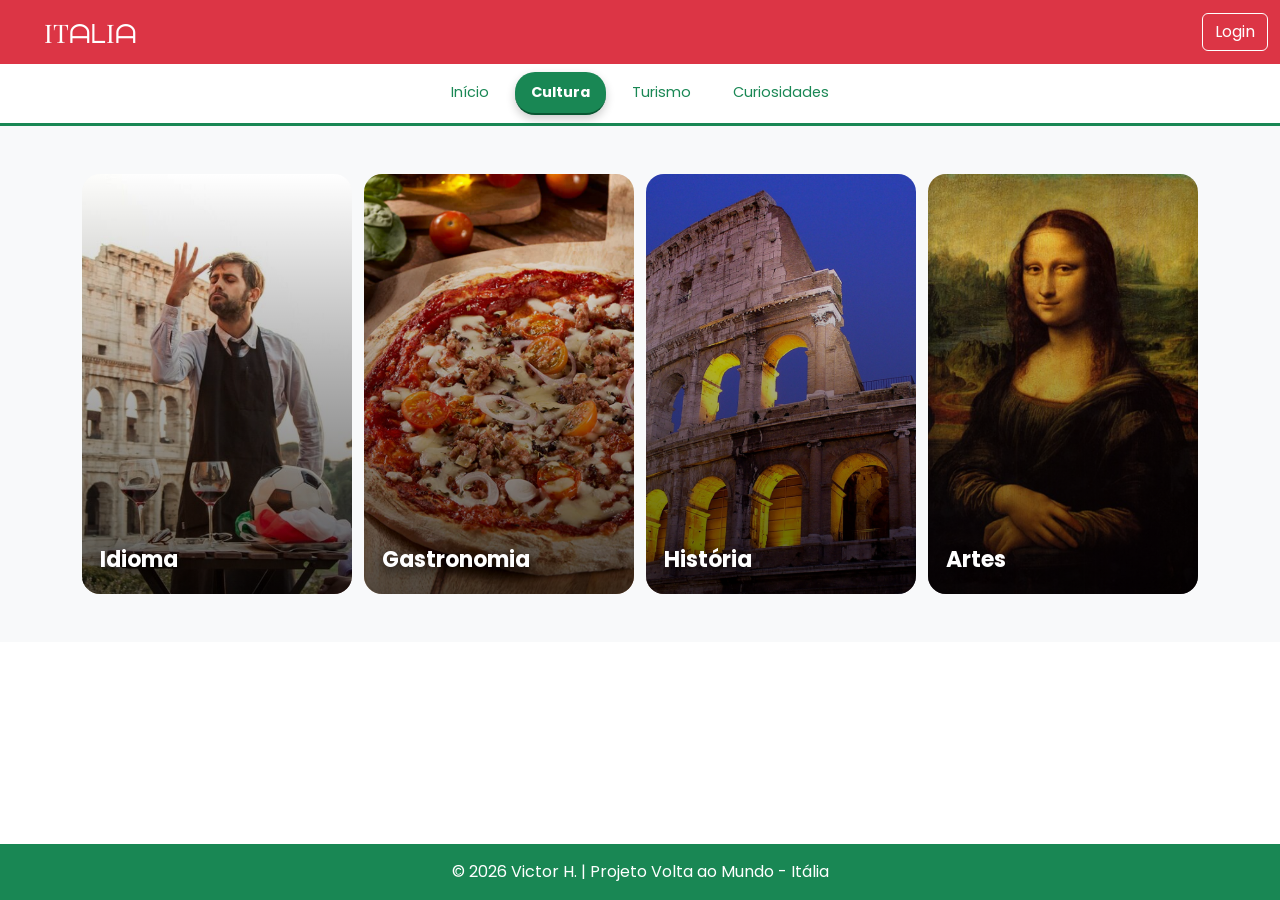
<file: cultura.html>
<!doctype html>
<html lang="pt-br">
<head>
  <meta charset="utf-8">
  <meta name="viewport" content="width=device-width, initial-scale=1">
  <title>Cultura - Itália</title>

  <link rel="shortcut icon" href="img/italia.png" type="image/x-icon">

  <!-- Bootstrap -->
  <link href="https://cdn.jsdelivr.net/npm/bootstrap@5.3.2/dist/css/bootstrap.min.css" rel="stylesheet">
  <link href="https://cdn.jsdelivr.net/npm/bootstrap-icons@1.11.3/font/bootstrap-icons.css" rel="stylesheet">

  <!-- Fontes -->
  <link href="https://fonts.googleapis.com/css2?family=Playfair+Display:wght@600;700&family=Poppins:wght@300;400;500&display=swap" rel="stylesheet">

  <!-- CSS -->
  <link rel="stylesheet" href="css/italia.css">

</head>

<body>

<!-- NAVBAR -->
<nav class="navbar navbar-dark ">
  <div class="container-fluid">

    <a class="navbar-brand" id="titunav" href="index.html">ITᗩᒪIᗩ</a>

    <!-- LOGIN -->
    <div class="d-none d-lg-flex align-items-center gap-2">
      <button class="btn btn-login" data-bs-toggle="modal" data-bs-target="#loginModal">
        Login
      </button>
    </div>

    <!-- BOTÃO MOBILE -->
    <button class="navbar-toggler d-lg-none" type="button" id="navbarSideCollapse">
      <span class="navbar-toggler-icon"></span>
    </button>
 
    <!-- MENU MOBILE -->
    <div class="offcanvas-collapse" id="navbarsExampleDefault">
  
      <!-- Links -->
      <ul class="navbar-nav me-auto mb-2 mb-lg-0">
        <li class="nav-item">
          <a class="nav-link text-white" href="index.html">Início</a>
        </li>
        <li class="nav-item">
          <a class="nav-link text-white" href="cultura.html">Cultura</a>
        </li>
        <li class="nav-item">
          <a class="nav-link text-white" href="turismo.html">Turismo</a>
        </li>
        <li class="nav-item">
          <a class="nav-link text-white" href="curiosidades.html">Curiosidades</a>
        </li>
      </ul>

      <!-- Botão -->
      <div class="d-flex align-items-center mt-3 mt-lg-0">
        <button class="btn btn-login" data-bs-toggle="modal" data-bs-target="#loginModal">
          Login
        </button>
      </div>

    </div>

  </div>
</nav>

<!-- NAV INFERIOR -->
<div class="nav-scroller shadow-sm">
  <nav class="nav nav-underline py-2">
    <a class="nav-link" href="index.html">Início</a>
    <a class="nav-link active" href="cultura.html">Cultura</a>
    <a class="nav-link" href="turismo.html">Turismo</a>
    <a class="nav-link" href="curiosidades.html">Curiosidades</a>
  </nav>
</div>

<!-- main -->
 <main class="bg-light pagina-cultura">
    
    <div class="container py-5">

        <div class="row-interactive">

            <a href="idioma.html" class="card-interactive">
                <img src="img/idioma.png">
                <span>Idioma</span>
            </a>

            <a href="gastronomia.html" class="card-interactive">
                <img src="img/culinaria.png">
                <span>Gastronomia</span>
            </a>

            <a href="historia.html" class="card-interactive">
                <img src="img/historia.png">
                <span>História</span>
            </a>

            <a href="artes.html" class="card-interactive">
                <img src="img/arte.png">
                <span>Artes</span>
            </a>

        </div>

        <div id="carouselCultural" class="carousel slide mobile-carousel"
            data-bs-ride="carousel"
            data-bs-interval="2500">

            <div class="carousel-indicators">
                <button type="button" data-bs-target="#carouselCultural" data-bs-slide-to="0" class="active"></button>
                <button type="button" data-bs-target="#carouselCultural" data-bs-slide-to="1"></button>
                <button type="button" data-bs-target="#carouselCultural" data-bs-slide-to="2"></button>
                <button type="button" data-bs-target="#carouselCultural" data-bs-slide-to="3"></button>
            </div>

            <div class="carousel-inner">

                <div class="carousel-item active">
                    <a href="idioma.html" class="d-block position-relative">
                        <img src="img/idioma.png" class="d-block w-100">
                        <div class="carousel-text">Idioma</div>
                    </a>
                </div>

                <div class="carousel-item">
                    <a href="gastronomia.html" class="d-block position-relative">
                        <img src="img/culinaria.png" class="d-block w-100">
                        <div class="carousel-text">Gastronomia</div>
                    </a>
                </div>

                <div class="carousel-item">
                    <a href="historia.html" class="d-block position-relative">
                        <img src="img/historia.png" class="d-block w-100">
                        <div class="carousel-text">História</div>
                    </a>
                </div>

                <div class="carousel-item">
                    <a href="artes.html" class="d-block position-relative">
                        <img src="img/arte.png" class="d-block w-100">
                        <div class="carousel-text">Artes</div>
                    </a>
                </div>

            </div>

            <button class="carousel-control-prev" type="button" data-bs-target="#carouselCultural" data-bs-slide="prev">
                <span class="carousel-control-prev-icon"></span>
            </button>

            <button class="carousel-control-next" type="button" data-bs-target="#carouselCultural" data-bs-slide="next">
                <span class="carousel-control-next-icon"></span>
            </button>

        </div>

    </div>
  </main>

<!-- FOOTER -->
<footer class="py-3">
  <div class="container">
    <span>© 2026 Victor H. | Projeto Volta ao Mundo - Itália</span>
  </div>
</footer>

<!-- JS -->
<script src="https://cdn.jsdelivr.net/npm/bootstrap@5.3.2/dist/js/bootstrap.bundle.min.js"></script>
<script src="js/nav.js"></script>


<!-- MODAL LOGIN -->
<div class="modal fade" id="loginModal" tabindex="-1">
  <div class="modal-dialog modal-dialog-centered">
    <div class="modal-content">

      <div class="modal-header justify-content-center" id="backpopouplogin" >
        <h5 class="modal-title text-white fst-italic">Entrar</h5>
        <button type="button" class="btn-close btn-close-white position-absolute end-0 me-3" data-bs-dismiss="modal"></button>
      </div>

      <div class="modal-body">
        <form>
          <div class="mb-3">
            <label class="form-label">Email</label>
            <input type="email" class="form-control" placeholder="Digite seu email">
          </div>

          <div class="mb-3">
            <label class="form-label">Senha</label>
            <input type="password" class="form-control" placeholder="Digite sua senha">
          </div>

          <button type="submit" class="btn btn-main w-100">Entrar</button>
        </form>
      </div>

    </div>
  </div>
</div>

</body>
</html>
</file>
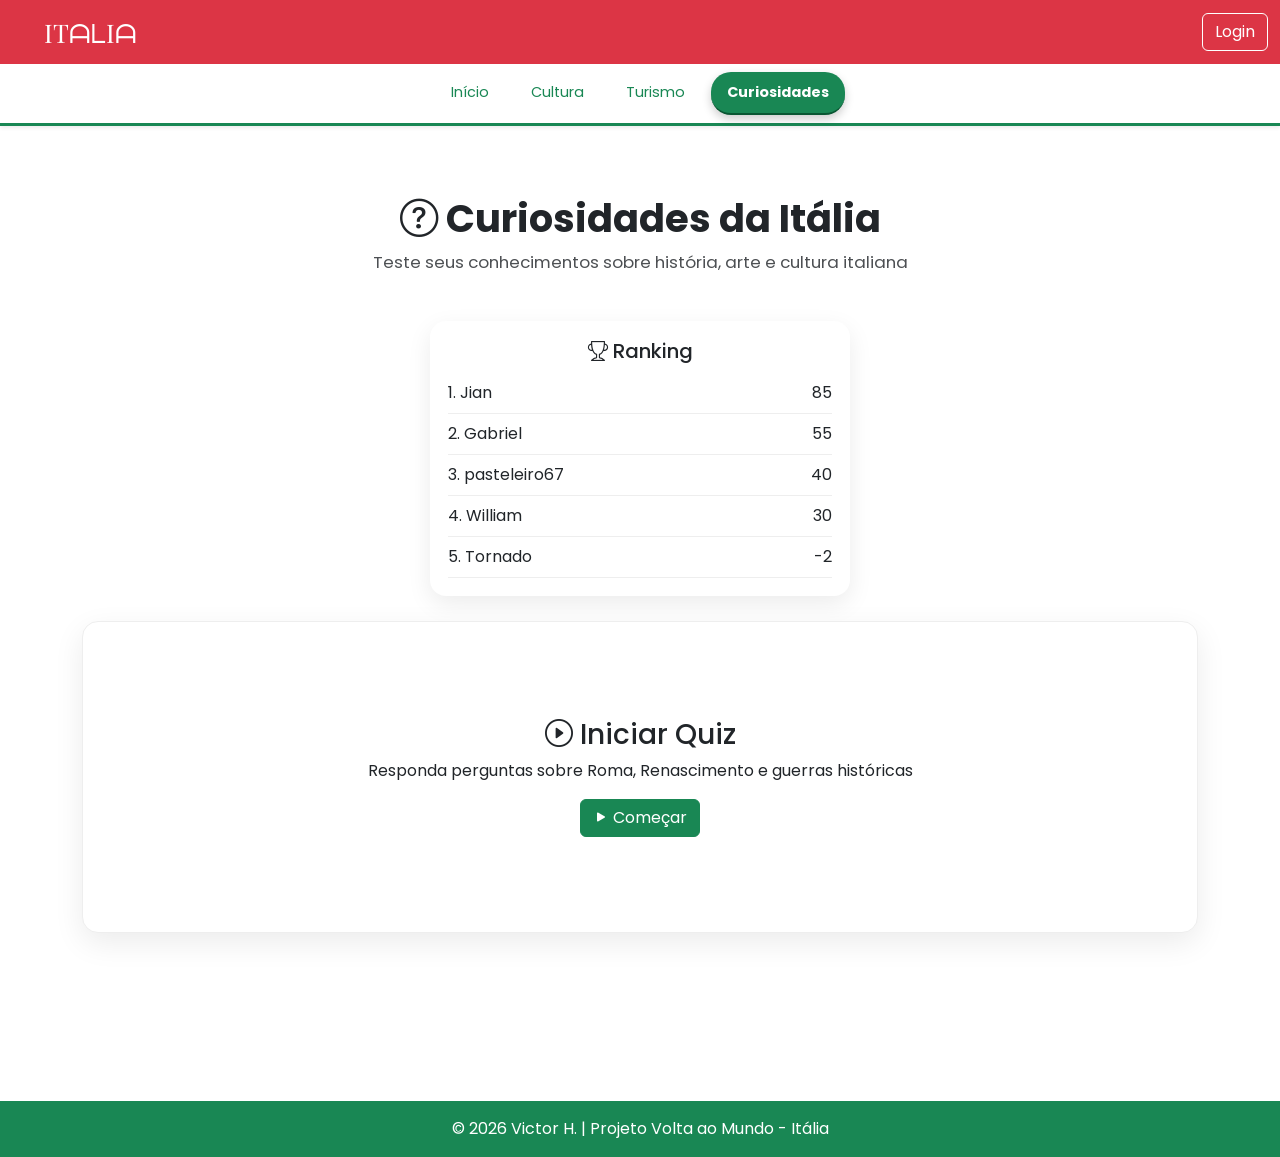
<file: curiosidades.html>
<!doctype html>
<html lang="pt-br">

<head>
    <meta charset="utf-8">
    <meta name="viewport" content="width=device-width, initial-scale=1">
    <title>Curiosidades - Itália</title>

    <!-- Bootstrap -->
    <link href="https://cdn.jsdelivr.net/npm/bootstrap@5.3.2/dist/css/bootstrap.min.css" rel="stylesheet">
    <link href="https://cdn.jsdelivr.net/npm/bootstrap-icons@1.11.3/font/bootstrap-icons.css" rel="stylesheet">
    <link rel="shortcut icon" href="img/italia.png" type="image/x-icon">

    <!-- Fontes -->
    <link
        href="https://fonts.googleapis.com/css2?family=Playfair+Display:wght@600;700&family=Poppins:wght@300;400;500&display=swap"
        rel="stylesheet">

    <!-- CSS -->
    <link rel="stylesheet" href="css/italia.css">

</head>

<body>

    <!-- NAVBAR -->
    <nav class="navbar navbar-dark ">
        <div class="container-fluid">

            <a class="navbar-brand" id="titunav" href="index.html">ITᗩᒪIᗩ</a>

            <!-- LOGIN -->
            <div class="d-none d-lg-flex align-items-center gap-2">
                <button class="btn btn-login" data-bs-toggle="modal" data-bs-target="#loginModal">
                    Login
                </button>
            </div>

            <!-- BOTÃO MOBILE -->
            <button class="navbar-toggler d-lg-none" type="button" id="navbarSideCollapse">
                <span class="navbar-toggler-icon"></span>
            </button>

            <!-- MENU MOBILE -->
            <div class="offcanvas-collapse" id="navbarsExampleDefault">

                <!-- Links -->
                <ul class="navbar-nav me-auto mb-2 mb-lg-0">
                    <li class="nav-item">
                        <a class="nav-link text-white" href="index.html">Início</a>
                    </li>
                    <li class="nav-item">
                        <a class="nav-link text-white" href="cultura.html">Cultura</a>
                    </li>
                    <li class="nav-item">
                        <a class="nav-link text-white" href="turismo.html">Turismo</a>
                    </li>
                    <li class="nav-item">
                        <a class="nav-link text-white" href="curiosidades.html">Curiosidades</a>
                    </li>
                </ul>

                <!-- Botão -->
                <div class="d-flex align-items-center mt-3 mt-lg-0">
                    <button class="btn btn-login" data-bs-toggle="modal" data-bs-target="#loginModal">
                        Login
                    </button>
                </div>

            </div>

        </div>
    </nav>

    <!-- NAV INFERIOR -->
    <div class="nav-scroller shadow-sm">
        <nav class="nav nav-underline py-2">
            <a class="nav-link" href="index.html">Início</a>
            <a class="nav-link" href="cultura.html">Cultura</a>
            <a class="nav-link" href="turismo.html">Turismo</a>
            <a class="nav-link active" href="curiosidades.html">Curiosidades</a>
        </nav>
    </div>


    <div class="curi">
            <h2><i class="bi bi-question-circle"></i> Curiosidades da Itália</h2>
            <p>Teste seus conhecimentos sobre história, arte e cultura italiana</p>
        </div>

    <main class="pagina-curiosidades">
        
        <div class="container">

            <div class="rank-card mb-4">
                <h5><i class="bi bi-trophy"></i> Ranking</h5>
                <div id="ranking"></div>
            </div>

            <div class="quiz-card">

                <div id="start">
                    <h3><i class="bi bi-play-circle"></i> Iniciar Quiz</h3>
                    <p>Responda perguntas sobre Roma, Renascimento e guerras históricas</p>
                    <button class="btn btn-success" onclick="startGame()">
                        <i class="bi bi-play-fill"></i> Começar
                    </button>
                </div>

                <div id="game" style="display:none">

                    <div class="d-flex justify-content-between">
                        <h4 id="question"></h4>
                        <span class="timer">
                            <i class="bi bi-clock"></i> <span id="time">20</span>s
                        </span>
                    </div>

                    <div id="options"></div>

                    <button class="btn btn-outline-dark mt-3" onclick="next()">
                        <i class="bi bi-skip-forward"></i> Pular
                    </button>

                    <h6 class="mt-3">
                        <i class="bi bi-star-fill"></i> Pontuação: <span id="score">0</span>
                    </h6>
                </div>

                <div id="end" style="display:none; text-align:center">
                    <h4 id="endMsg"></h4>
                    <p><i class="bi bi-graph-up"></i> Resultado: <span id="finalScore"></span></p>
                    <button class="btn btn-success" onclick="restart()">
                        <i class="bi bi-arrow-repeat"></i> Tentar novamente
                    </button>
                </div>

            </div>
        </div>
    </main>


<!-- FOOTER -->
<footer class="py-3">
  <div class="container">
    <span>© 2026 Victor H. | Projeto Volta ao Mundo - Itália</span>
  </div>
</footer>

<!-- JS -->
<script src="https://cdn.jsdelivr.net/npm/bootstrap@5.3.2/dist/js/bootstrap.bundle.min.js"></script>
<script src="js/nav.js"></script>
<!-- JS Com Incluso Bootstrap -->
<script src="js/curiosidades.js"></script>


<!-- MODAL LOGIN -->
<div class="modal fade" id="loginModal" tabindex="-1">
  <div class="modal-dialog modal-dialog-centered">
    <div class="modal-content">

      <div class="modal-header justify-content-center" id="backpopouplogin" >
        <h5 class="modal-title text-white fst-italic">Entrar</h5>
        <button type="button" class="btn-close btn-close-white position-absolute end-0 me-3" data-bs-dismiss="modal"></button>
      </div>

      <div class="modal-body">
        <form>
          <div class="mb-3">
            <label class="form-label">Email</label>
            <input type="email" class="form-control" placeholder="Digite seu email">
          </div>

          <div class="mb-3">
            <label class="form-label">Senha</label>
            <input type="password" class="form-control" placeholder="Digite sua senha">
          </div>

          <button type="submit" class="btn btn-main w-100">Entrar</button>
        </form>
      </div>

    </div>
  </div>
</div>

</body>
</html>


    <script>

    </script>
</file>
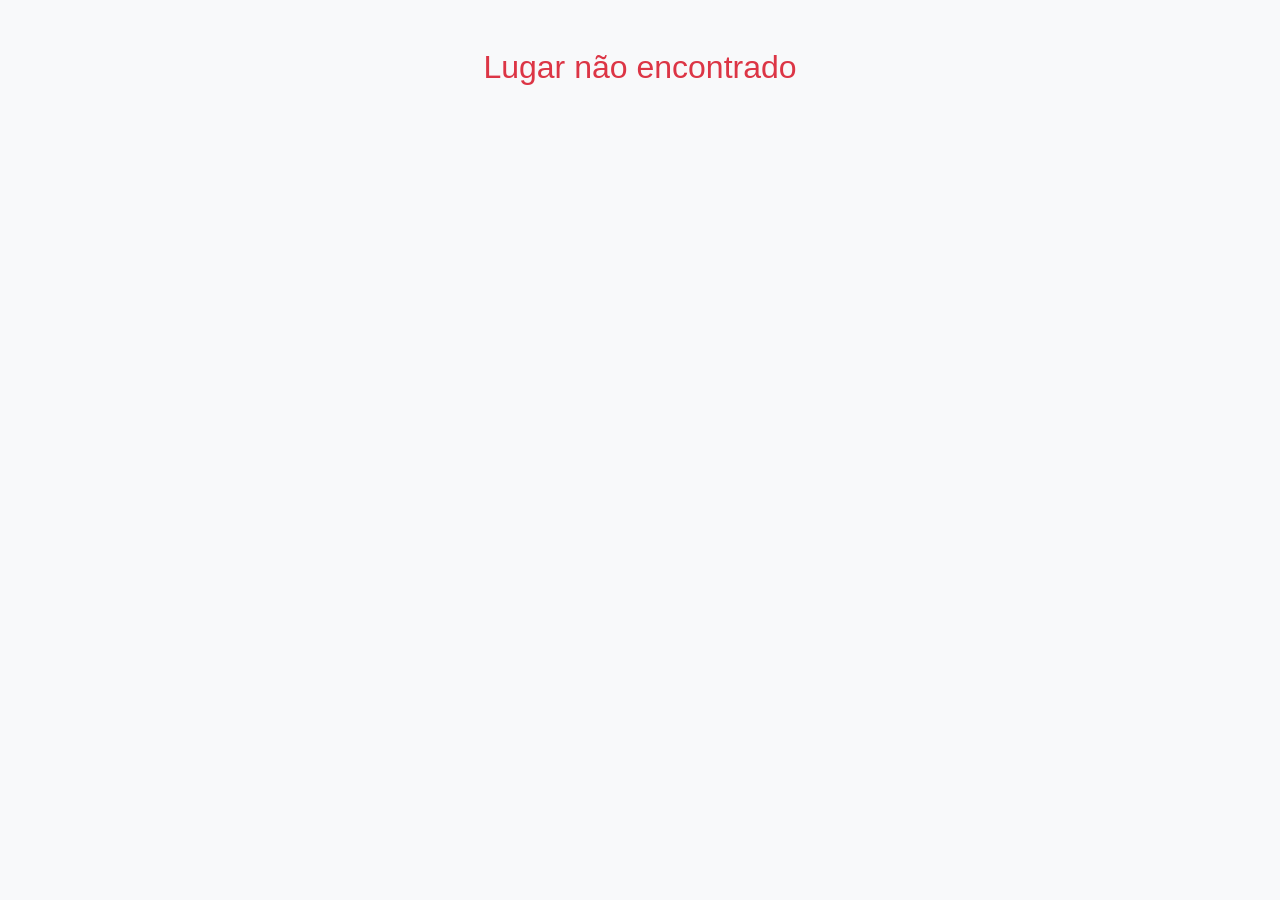
<file: detalhes.html>
<!doctype html>
<html lang="pt-br">

<head>
    <meta charset="utf-8">
    <meta name="viewport" content="width=device-width, initial-scale=1">

    <title>Detalhes - Italia</title>

    <link href="https://cdn.jsdelivr.net/npm/bootstrap@5.3.2/dist/css/bootstrap.min.css" rel="stylesheet">
    <link href="https://cdn.jsdelivr.net/npm/bootstrap-icons@1.11.3/font/bootstrap-icons.css" rel="stylesheet">
    <link rel="shortcut icon" href="img/italia.png" type="image/x-icon">

    <link rel="stylesheet" href="css/italia.css">


</head>

<body class="pagina-detalhes">

    <div class="container py-4 py-md-5">

        <div class="row g-4">

            <!-- CARD GRANDE -->
            <div class="col-lg-8">

                <div class="card shadow-lg border-0 rounded-4 overflow-hidden">

                    <div class="position-relative">

                        <div id="carouselDetalhe" class="carousel slide">
                            <div class="carousel-inner" id="carouselImgs"></div>

                            <button class="carousel-control-prev" data-bs-target="#carouselDetalhe"
                                data-bs-slide="prev">
                                <span class="carousel-control-prev-icon"></span>
                            </button>

                            <button class="carousel-control-next" data-bs-target="#carouselDetalhe"
                                data-bs-slide="next">
                                <span class="carousel-control-next-icon"></span>
                            </button>
                        </div>

                        <div class="position-absolute top-0 start-0 w-100 h-100 bg-dark opacity-50"></div>

                        <div class="position-absolute bottom-0 start-0 p-4 text-white">
                            <h1 class="fw-bold mb-1" id="titulo"></h1>
                            <small><i class="bi bi-geo-alt"></i> Itália</small>
                        </div>

                    </div>

                    <div class="card-body p-4">

                        <div class="d-flex justify-content-between align-items-center mb-3 flex-wrap gap-2">

                            <div class="d-flex gap-2">
                                <span class="badge bg-success fs-6" id="tipo"></span>
                                <span class="badge bg-danger fs-6" id="duracao"></span>
                            </div>

                            <div class="text-warning fw-bold" id="rating"></div>

                        </div>

                        <p class="text-muted fs-6 lh-lg" id="descricao"></p>

                        <hr>

                        <div class="d-flex gap-2 flex-wrap">

                            <button class="btn btn-danger flex-fill" id="btnMapa">
                                <i class="bi bi-geo-alt"></i> Ver no mapa
                            </button>

                            <button class="btn btn-outline-success flex-fill" onclick="window.history.back()">
                                <i class="bi bi-arrow-left"></i> Voltar
                            </button>

                        </div>

                    </div>

                </div>

            </div>

            <!-- COMENTÁRIOS -->
            <div class="col-lg-4">

                <div class="card shadow-sm border-0 rounded-4 p-3">

                    <h5 class="mb-3">Comentários</h5>

                    <div id="listaComentarios"></div>

                    <textarea class="form-control mt-3 mb-2" id="comentario" rows="3"
                        placeholder="Escreva um comentário..."></textarea>


                    <div class="rating mb-2 text-warning">
                        <input type="radio" name="rating" value="5" id="r5"><label for="r5">★</label>
                        <input type="radio" name="rating" value="4" id="r4"><label for="r4">★</label>
                        <input type="radio" name="rating" value="3" id="r3"><label for="r3">★</label>
                        <input type="radio" name="rating" value="2" id="r2"><label for="r2">★</label>
                        <input type="radio" name="rating" value="1" id="r1"><label for="r1">★</label>
                    </div>

                    <button class="btn btn-primary w-100" onclick="addComentario()">
                        Enviar
                    </button>

                </div>

            </div>

        </div>

    </div>

    <footer class="py-3">
        <div class="container text-center">
            <span>© 2026 Victor H. | Projeto Volta ao Mundo - Itália</span>
        </div>
    </footer>


    <!-- JS -->
    <script src="https://cdn.jsdelivr.net/npm/bootstrap@5.3.2/dist/js/bootstrap.bundle.min.js"></script>
    <script src="js/turismo.js"></script>
    <!-- JS Com Incluso Bootstrap -->
    <script src="js/detalhes.js"></script>

</body>

</html>
</file>
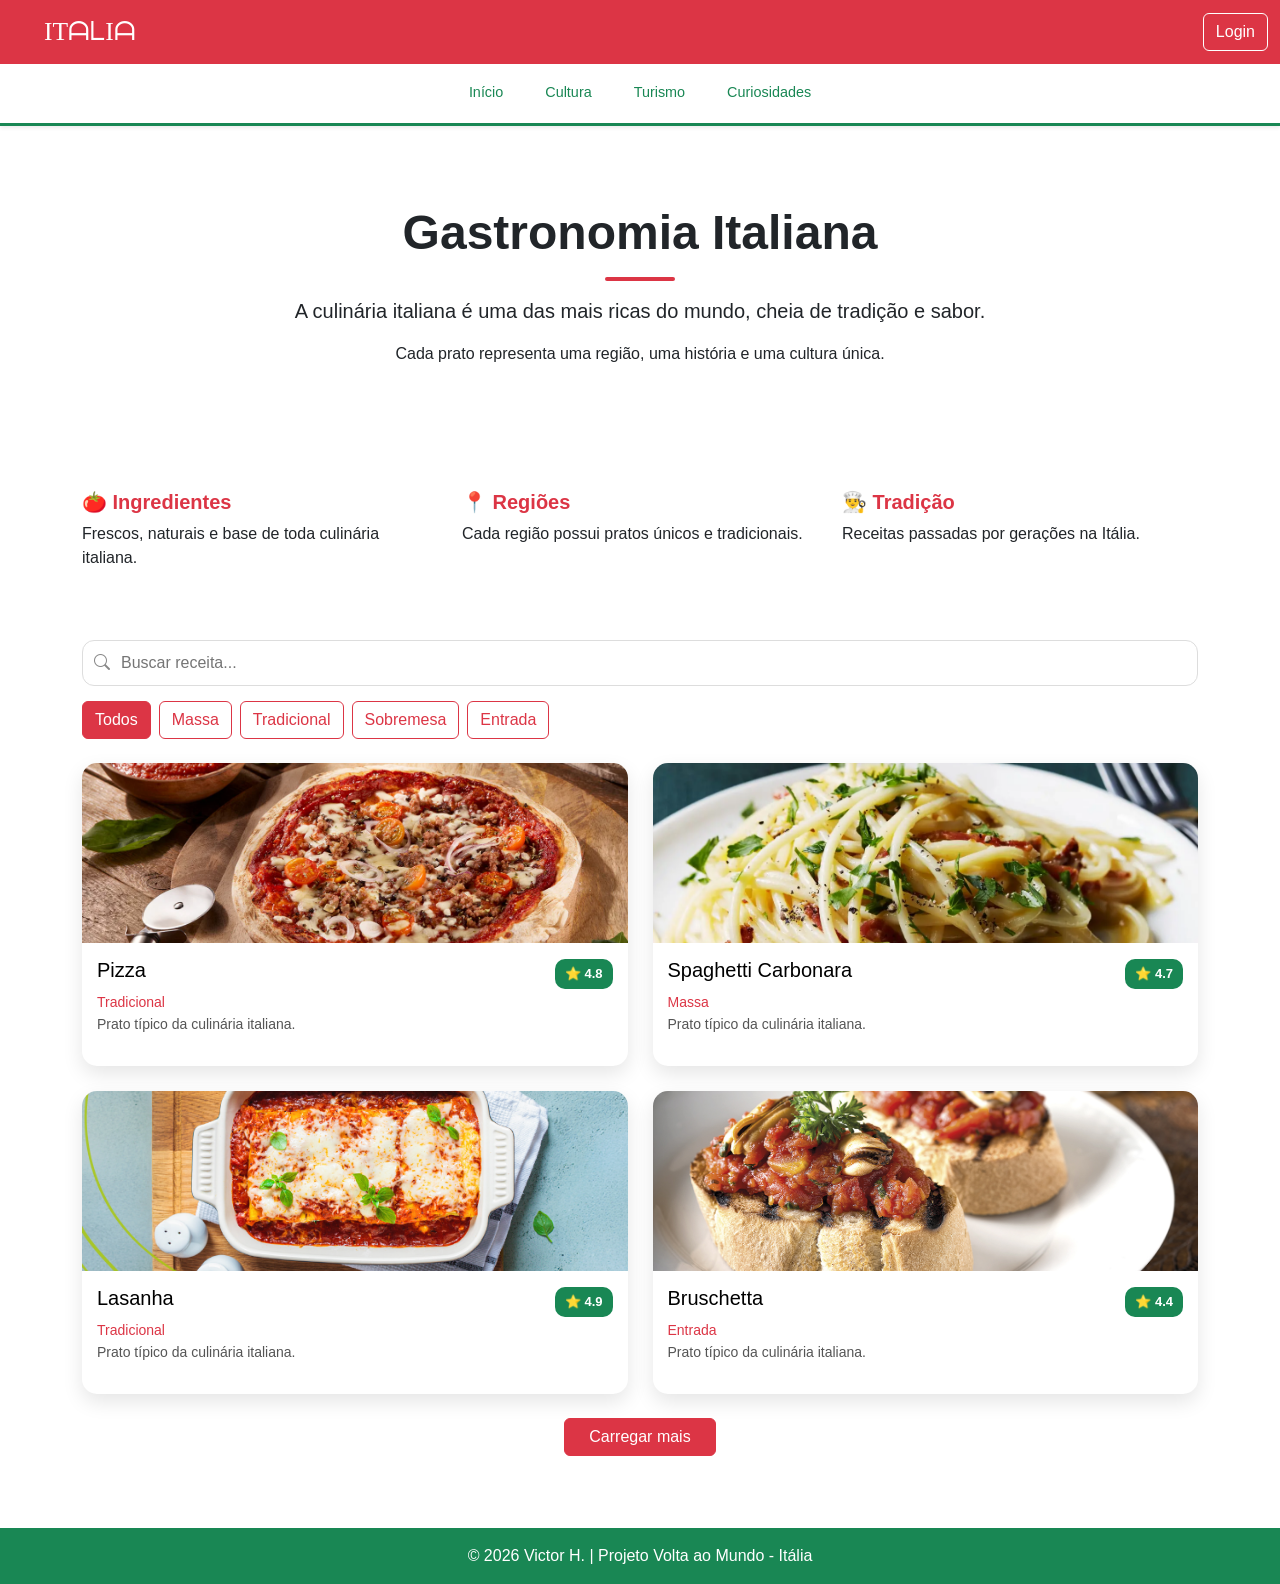
<file: gastronomia.html>
<!doctype html>
<html lang="pt-br">

<head>
    <meta charset="utf-8">
    <meta name="viewport" content="width=device-width, initial-scale=1">
    <title>Culinaria - Itália</title>

    <link rel="shortcut icon" href="img/italia.png" type="image/x-icon">

    <!-- Bootstrap -->
    <link href="https://cdn.jsdelivr.net/npm/bootstrap@5.3.2/dist/css/bootstrap.min.css" rel="stylesheet">
    <link href="https://cdn.jsdelivr.net/npm/bootstrap-icons@1.11.3/font/bootstrap-icons.css" rel="stylesheet">


    <!-- CSS -->
    <link rel="stylesheet" href="css/italia.css">

</head>

<body>
    <nav class="navbar navbar-dark">
        <div class="container-fluid">
            <a class="navbar-brand" id="titunav" href="index.html">ITᗩᒪIᗩ</a>

            <div class="d-none d-lg-flex align-items-center gap-2">
                <button class="btn btn-login" data-bs-toggle="modal" data-bs-target="#loginModal">
                    Login
                </button>
            </div>

            <button class="navbar-toggler d-lg-none" type="button" id="navbarSideCollapse">
                <span class="navbar-toggler-icon"></span>
            </button>

            <div class="offcanvas-collapse" id="navbarsExampleDefault">
                <ul class="navbar-nav me-auto mb-2 mb-lg-0">
                    <li class="nav-item"><a class="nav-link text-white" href="index.html">Início</a></li>
                    <li class="nav-item"><a class="nav-link text-white" href="cultura.html">Cultura</a></li>
                    <li class="nav-item"><a class="nav-link text-white" href="turismo.html">Turismo</a></li>
                    <li class="nav-item"><a class="nav-link text-white" href="curiosidades.html">Curiosidades</a></li>
                </ul>

                <div class="d-flex align-items-center mt-3 mt-lg-0">
                    <button class="btn btn-login" data-bs-toggle="modal" data-bs-target="#loginModal">
                        Login
                    </button>
                </div>
            </div>
        </div>
    </nav>

    <div class="nav-scroller shadow-sm">
        <nav class="nav nav-underline py-2">
            <a class="nav-link" href="index.html">Início</a>
            <a class="nav-link" href="cultura.html">Cultura</a>
            <a class="nav-link" href="turismo.html">Turismo</a>
            <a class="nav-link" href="curiosidades.html">Curiosidades</a>
        </nav>
    </div>

    <main class="pagina-culinaria container py-5">
        <!-- INTRO -->
        <section class="text-center mb-5">
            <h1 class="display-5 fw-bold">Gastronomia Italiana</h1>
            <div class="linha"></div>

            <p class="lead">
                A culinária italiana é uma das mais ricas do mundo, cheia de tradição e sabor.
            </p>

            <p>
                Cada prato representa uma região, uma história e uma cultura única.
            </p>
        </section>

        <!-- BLOCOS -->
        <section class="mb-4">
            <div class="row g-4">

                <div class="col-md-4">
                    <h5 class="fw-bold text-danger">🍅 Ingredientes</h5>
                    <p>Frescos, naturais e base de toda culinária italiana.</p>
                </div>

                <div class="col-md-4">
                    <h5 class="fw-bold text-danger">📍 Regiões</h5>
                    <p>Cada região possui pratos únicos e tradicionais.</p>
                </div>

                <div class="col-md-4">
                    <h5 class="fw-bold text-danger">👨‍🍳 Tradição</h5>
                    <p>Receitas passadas por gerações na Itália.</p>
                </div>

            </div>
        </section>

        <!-- SEARCH -->
        <div class="search-box">
            <i class="bi bi-search"></i>
            <input id="search" type="text" placeholder="Buscar receita...">
        </div>

        <!-- FILTROS -->
        <div class="d-flex gap-2 flex-wrap mb-4">
            <button class="btn btn-outline-danger filtro-btn active" onclick="setFiltro(this,'')">Todos</button>
            <button class="btn btn-outline-danger filtro-btn" onclick="setFiltro(this,'Massa')">Massa</button>
            <button class="btn btn-outline-danger filtro-btn"
                onclick="setFiltro(this,'Tradicional')">Tradicional</button>
            <button class="btn btn-outline-danger filtro-btn" onclick="setFiltro(this,'Sobremesa')">Sobremesa</button>
            <button class="btn btn-outline-danger filtro-btn" onclick="setFiltro(this,'Entrada')">Entrada</button>
        </div>


        <div id="cards" class="receitas-grid"></div>

        <div id="loadMoreWrapper" class="text-center my-4">

            <button id="loadMore" class="btn btn-danger px-4">
                Carregar mais
            </button>

            <!-- LOADER BOOTSTRAP -->
            <div id="loader" class="d-none mt-3">

                <div class="spinner-border text-danger" role="status"></div>

                <div class="mt-2 text-muted">
                    Carregando mais receitas...
                </div>

                <div class="progress mt-3 mx-auto" style="max-width: 200px;">
                    <div class="progress-bar progress-bar-striped progress-bar-animated bg-danger w-100"></div>
                </div>

            </div>

        </div>

    </main>


    <footer class="py-3">
        <div class="container text-center">
            <span>© 2026 Victor H. | Projeto Volta ao Mundo - Itália</span>
        </div>
    </footer>

    <script src="https://cdn.jsdelivr.net/npm/bootstrap@5.3.2/dist/js/bootstrap.bundle.min.js"></script>
    <script src="js/nav.js"></script>
    <script src="js/gastronomia.js"></script>

    <div class="modal fade" id="loginModal" tabindex="-1">
        <div class="modal-dialog modal-dialog-centered">
            <div class="modal-content">

                <div class="modal-header justify-content-center" id="backpopouplogin">
                    <h5 class="modal-title text-white fst-italic">Entrar</h5>
                    <button type="button" class="btn-close btn-close-white position-absolute end-0 me-3"
                        data-bs-dismiss="modal"></button>
                </div>

                <div class="modal-body">
                    <form>
                        <div class="mb-3">
                            <label class="form-label">Email</label>
                            <input type="email" class="form-control" placeholder="Digite seu email">
                        </div>

                        <div class="mb-3">
                            <label class="form-label">Senha</label>
                            <input type="password" class="form-control" placeholder="Digite sua senha">
                        </div>

                        <button type="submit" class="btn btn-main w-100">Entrar</button>
                    </form>
                </div>

            </div>
        </div>
    </div>

</body>

</html>
</file>
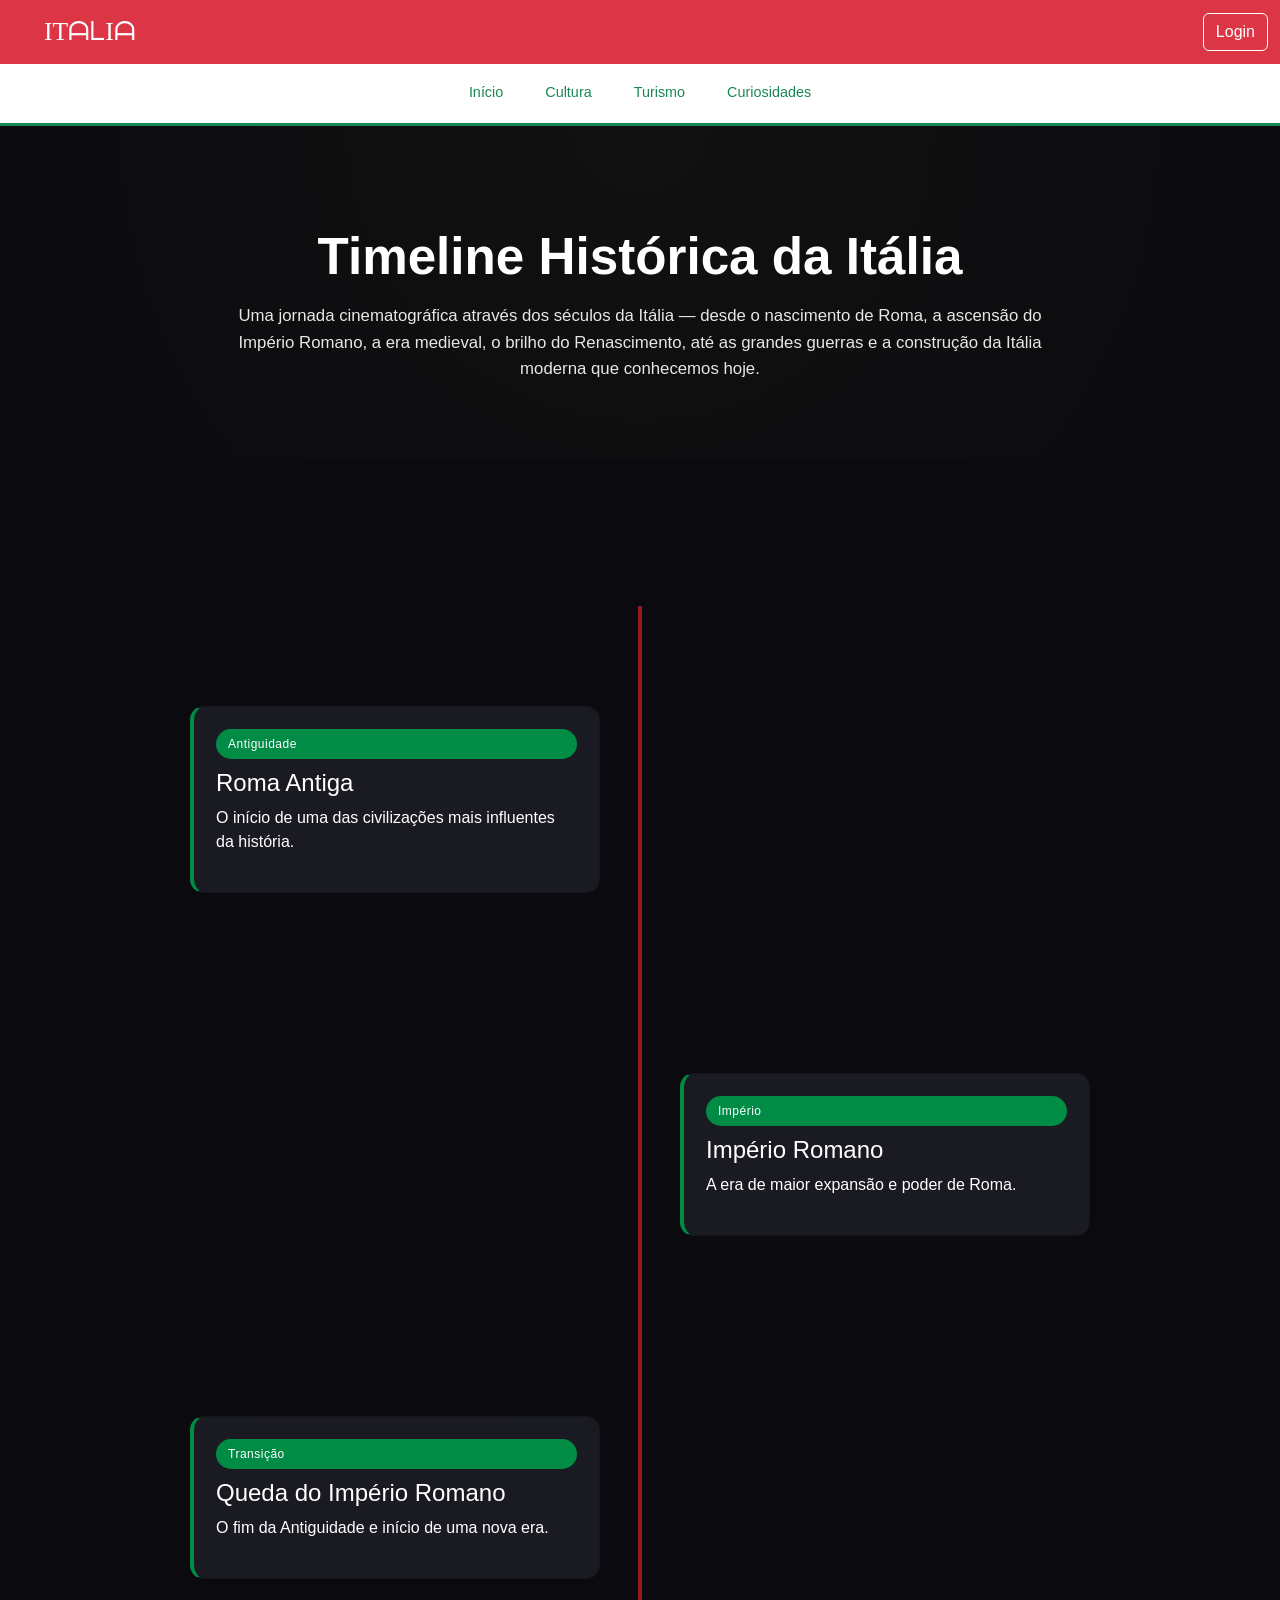
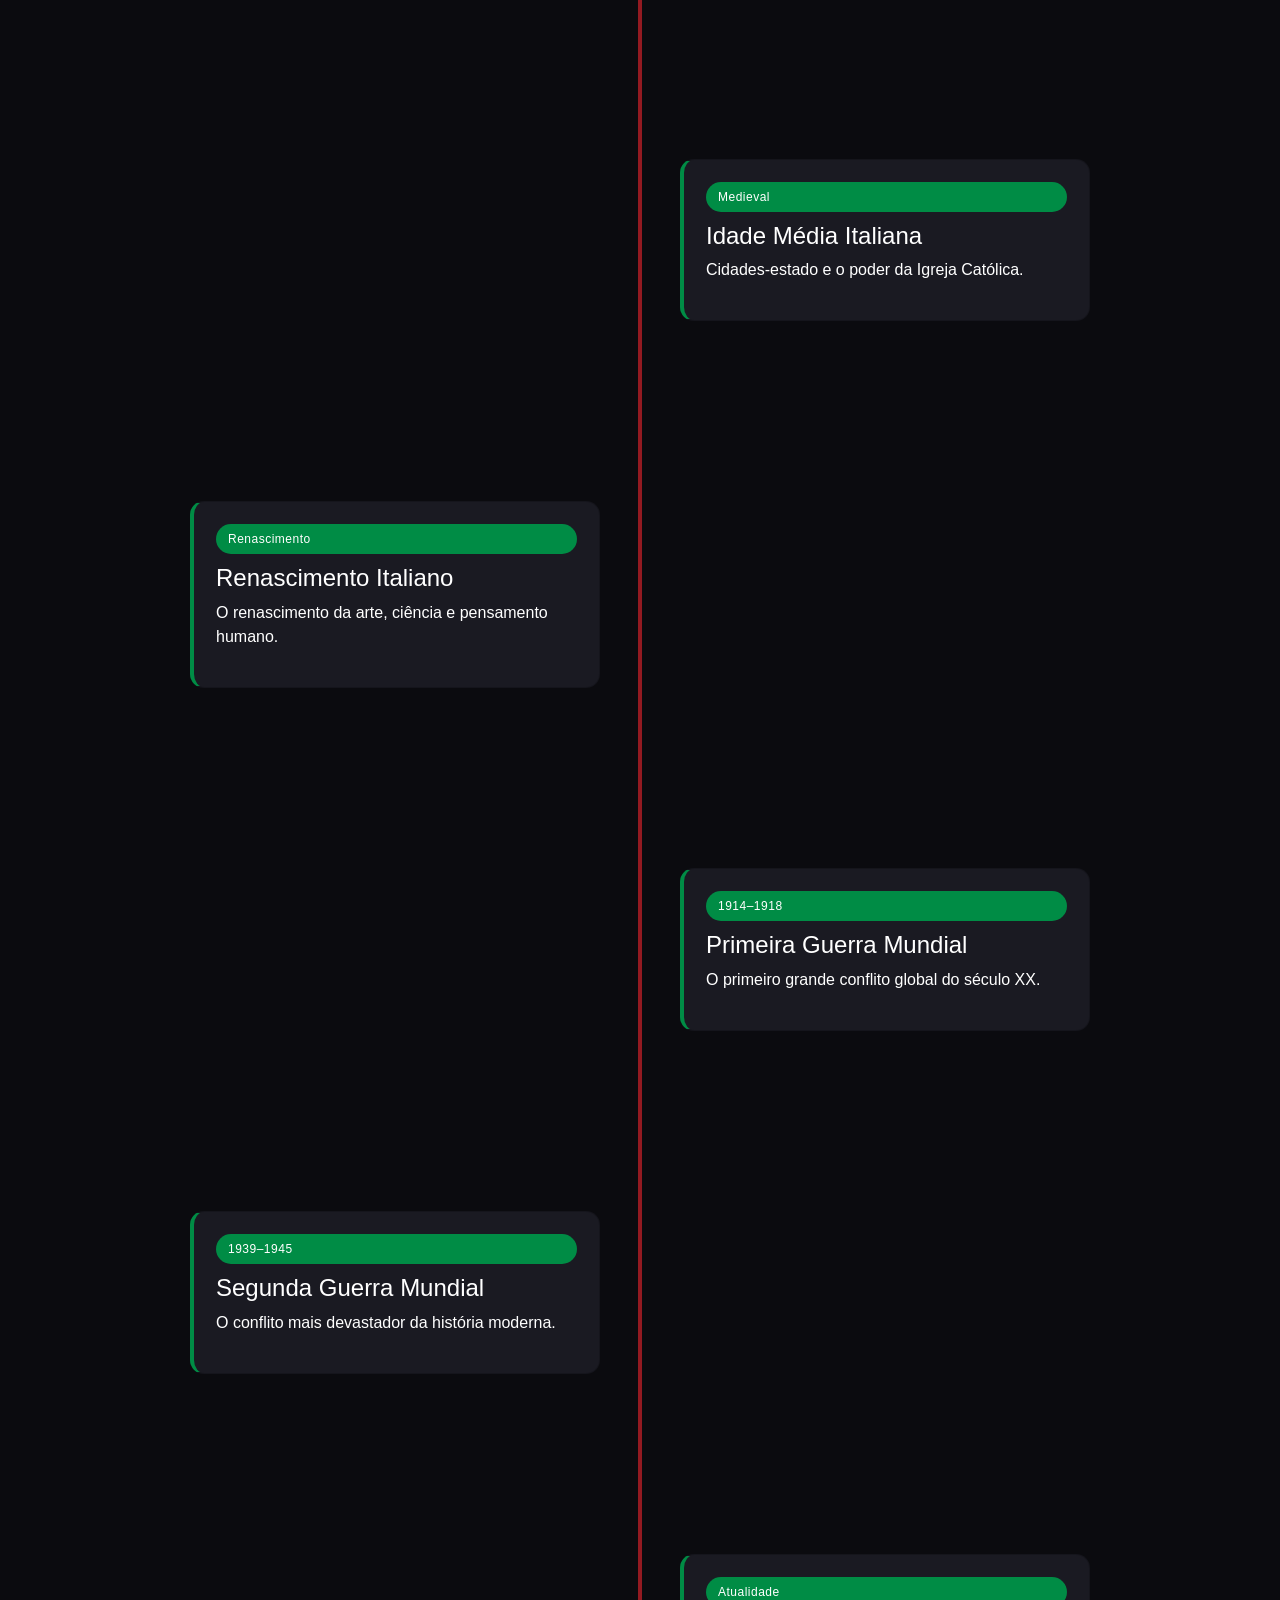
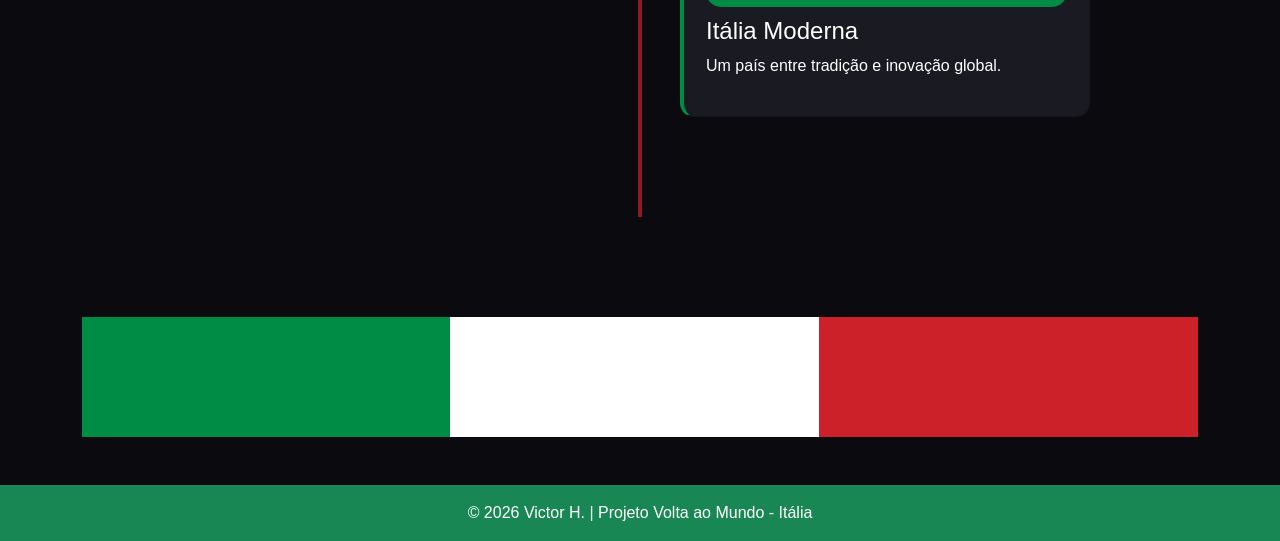
<file: historia.html>
<!doctype html>
<html lang="pt-br">

<head>
    <meta charset="utf-8">
    <meta name="viewport" content="width=device-width, initial-scale=1">
    <title>Historia - Itália</title>

    <link rel="shortcut icon" href="img/italia.png" type="image/x-icon">

    <!-- Bootstrap -->
    <link href="https://cdn.jsdelivr.net/npm/bootstrap@5.3.2/dist/css/bootstrap.min.css" rel="stylesheet">
    <link href="https://cdn.jsdelivr.net/npm/bootstrap-icons@1.11.3/font/bootstrap-icons.css" rel="stylesheet">


    <!-- CSS -->
    <link rel="stylesheet" href="css/italia.css">

    <style>
        body {
            background: #0b0b0f;
            color: #fff;
        }
    </style>
</head>

<body>
    <nav class="navbar navbar-dark">
        <div class="container-fluid">
            <a class="navbar-brand" id="titunav" href="index.html">ITᗩᒪIᗩ</a>

            <div class="d-none d-lg-flex align-items-center gap-2">
                <button class="btn btn-login" data-bs-toggle="modal" data-bs-target="#loginModal">
                    Login
                </button>
            </div>

            <button class="navbar-toggler d-lg-none" type="button" id="navbarSideCollapse">
                <span class="navbar-toggler-icon"></span>
            </button>

            <div class="offcanvas-collapse" id="navbarsExampleDefault">
                <ul class="navbar-nav me-auto mb-2 mb-lg-0">
                    <li class="nav-item"><a class="nav-link text-white" href="index.html">Início</a></li>
                    <li class="nav-item"><a class="nav-link text-white" href="cultura.html">Cultura</a></li>
                    <li class="nav-item"><a class="nav-link text-white" href="turismo.html">Turismo</a></li>
                    <li class="nav-item"><a class="nav-link text-white" href="curiosidades.html">Curiosidades</a></li>
                </ul>

                <div class="d-flex align-items-center mt-3 mt-lg-0">
                    <button class="btn btn-login" data-bs-toggle="modal" data-bs-target="#loginModal">
                        Login
                    </button>
                </div>
            </div>
        </div>
    </nav>

    <div class="nav-scroller shadow-sm">
        <nav class="nav nav-underline py-2">
            <a class="nav-link" href="index.html">Início</a>
            <a class="nav-link" href="cultura.html">Cultura</a>
            <a class="nav-link" href="turismo.html">Turismo</a>
            <a class="nav-link" href="curiosidades.html">Curiosidades</a>
        </nav>
    </div>


    <section class=" hist">
        <h1>Timeline Histórica da Itália</h1>
        <p>
            Uma jornada cinematográfica através dos séculos da Itália — desde o nascimento de Roma,
            a ascensão do Império Romano, a era medieval, o brilho do Renascimento,
            até as grandes guerras e a construção da Itália moderna que conhecemos hoje.
        </p>
    </section>

   <main class="pagina-historia container py-5">
 
        <div class="timeline">

            <div class="item left">
                <div class="card" onclick="toggleCard(this)">
                    <span class="badge-italy">Antiguidade</span>
                    <h4>Roma Antiga</h4>
                    <p>O início de uma das civilizações mais influentes da história.</p>
                    <div class="details">
                        Roma surgiu como uma pequena cidade no centro da Península Itálica e cresceu até se tornar
                        o coração de um império que moldou leis, arquitetura, engenharia e cultura ocidental.
                    </div>
                </div>
            </div>

            <div class="item right">
                <div class="card" onclick="toggleCard(this)">
                    <span class="badge-italy">Império</span>
                    <h4>Império Romano</h4>
                    <p>A era de maior expansão e poder de Roma.</p>
                    <div class="details">
                        Em seu auge, o Império Romano dominava vastas regiões da Europa, Norte da África e Oriente
                        Médio,
                        estabelecendo estradas, aquedutos e sistemas administrativos avançados.
                    </div>
                </div>
            </div>

            <div class="item left">
                <div class="card" onclick="toggleCard(this)">
                    <span class="badge-italy">Transição</span>
                    <h4>Queda do Império Romano</h4>
                    <p>O fim da Antiguidade e início de uma nova era.</p>
                    <div class="details">
                        Em 476 d.C., o Império Romano do Ocidente chegou ao fim, dando início à Idade Média
                        e fragmentando a Europa em diversos reinos.
                    </div>
                </div>
            </div>

            <div class="item right">
                <div class="card" onclick="toggleCard(this)">
                    <span class="badge-italy">Medieval</span>
                    <h4>Idade Média Italiana</h4>
                    <p>Cidades-estado e o poder da Igreja Católica.</p>
                    <div class="details">
                        Durante a Idade Média, cidades como Veneza, Florença e Milão floresceram como centros comerciais
                        e
                        culturais,
                        enquanto a Igreja exercia forte influência política e social.
                    </div>
                </div>
            </div>

            <div class="item left">
                <div class="card" onclick="toggleCard(this)">
                    <span class="badge-italy">Renascimento</span>
                    <h4>Renascimento Italiano</h4>
                    <p>O renascimento da arte, ciência e pensamento humano.</p>
                    <div class="details">
                        A Itália foi o berço do Renascimento, movimento que revolucionou o mundo com artistas como
                        Leonardo
                        da Vinci,
                        Michelangelo e Rafael, mudando para sempre a arte e o conhecimento humano.
                    </div>
                </div>
            </div>

            <div class="item right">
                <div class="card" onclick="toggleCard(this)">
                    <span class="badge-italy">1914–1918</span>
                    <h4>Primeira Guerra Mundial</h4>
                    <p>O primeiro grande conflito global do século XX.</p>
                    <div class="details">
                        A Itália participou da guerra ao lado da Tríplice Entente, enfrentando grandes perdas humanas e
                        econômicas,
                        mas também expandindo suas fronteiras após o conflito.
                    </div>
                </div>
            </div>

            <div class="item left">
                <div class="card" onclick="toggleCard(this)">
                    <span class="badge-italy">1939–1945</span>
                    <h4>Segunda Guerra Mundial</h4>
                    <p>O conflito mais devastador da história moderna.</p>
                    <div class="details">
                        Durante o regime fascista de Mussolini, a Itália enfrentou grandes transformações políticas,
                        destruição e posteriormente sua reconstrução no pós-guerra.
                    </div>
                </div>
            </div>

            <div class="item right">
                <div class="card" onclick="toggleCard(this)">
                    <span class="badge-italy">Atualidade</span>
                    <h4>Itália Moderna</h4>
                    <p>Um país entre tradição e inovação global.</p>
                    <div class="details">
                        Hoje, a Itália é referência mundial em moda, gastronomia, arquitetura, turismo e design,
                        mantendo viva sua herança histórica enquanto avança tecnologicamente.
                    </div>
                </div>
            </div>

        </div>

        <div class="footer-bar"></div>
    </main>
    <footer class="py-3">
        <div class="container text-center">
            <span>© 2026 Victor H. | Projeto Volta ao Mundo - Itália</span>
        </div>
    </footer>

    <script src="https://cdn.jsdelivr.net/npm/bootstrap@5.3.2/dist/js/bootstrap.bundle.min.js"></script>
    <script src="js/nav.js"></script>
    <script src="js/historia.js"></script>

    <div class="modal fade" id="loginModal" tabindex="-1">
        <div class="modal-dialog modal-dialog-centered">
            <div class="modal-content">

                <div class="modal-header justify-content-center" id="backpopouplogin">
                    <h5 class="modal-title text-white fst-italic">Entrar</h5>
                    <button type="button" class="btn-close btn-close-white position-absolute end-0 me-3"
                        data-bs-dismiss="modal"></button>
                </div>

                <div class="modal-body">
                    <form>
                        <div class="mb-3">
                            <label class="form-label">Email</label>
                            <input type="email" class="form-control" placeholder="Digite seu email">
                        </div>

                        <div class="mb-3">
                            <label class="form-label">Senha</label>
                            <input type="password" class="form-control" placeholder="Digite sua senha">
                        </div>

                        <button type="submit" class="btn btn-main w-100">Entrar</button>
                    </form>
                </div>

            </div>
        </div>
    </div>
</body>

</html>
</file>
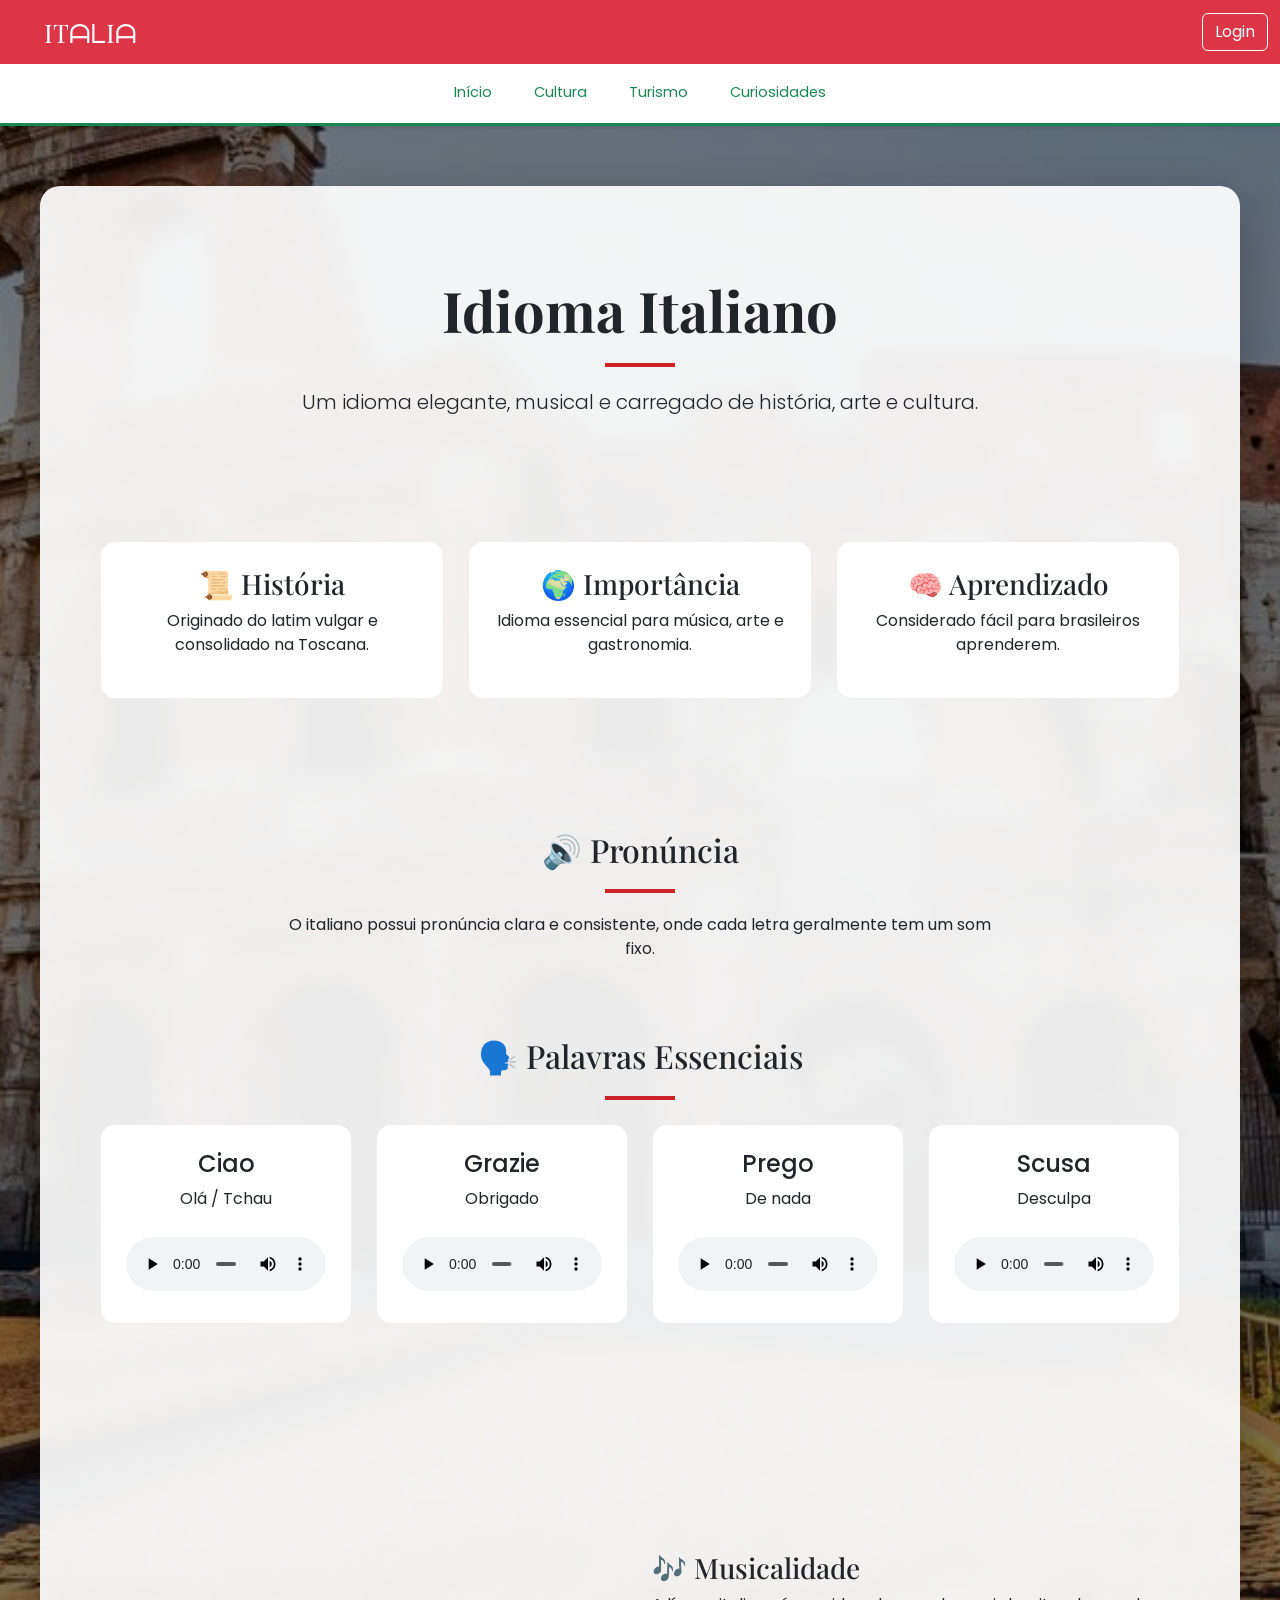
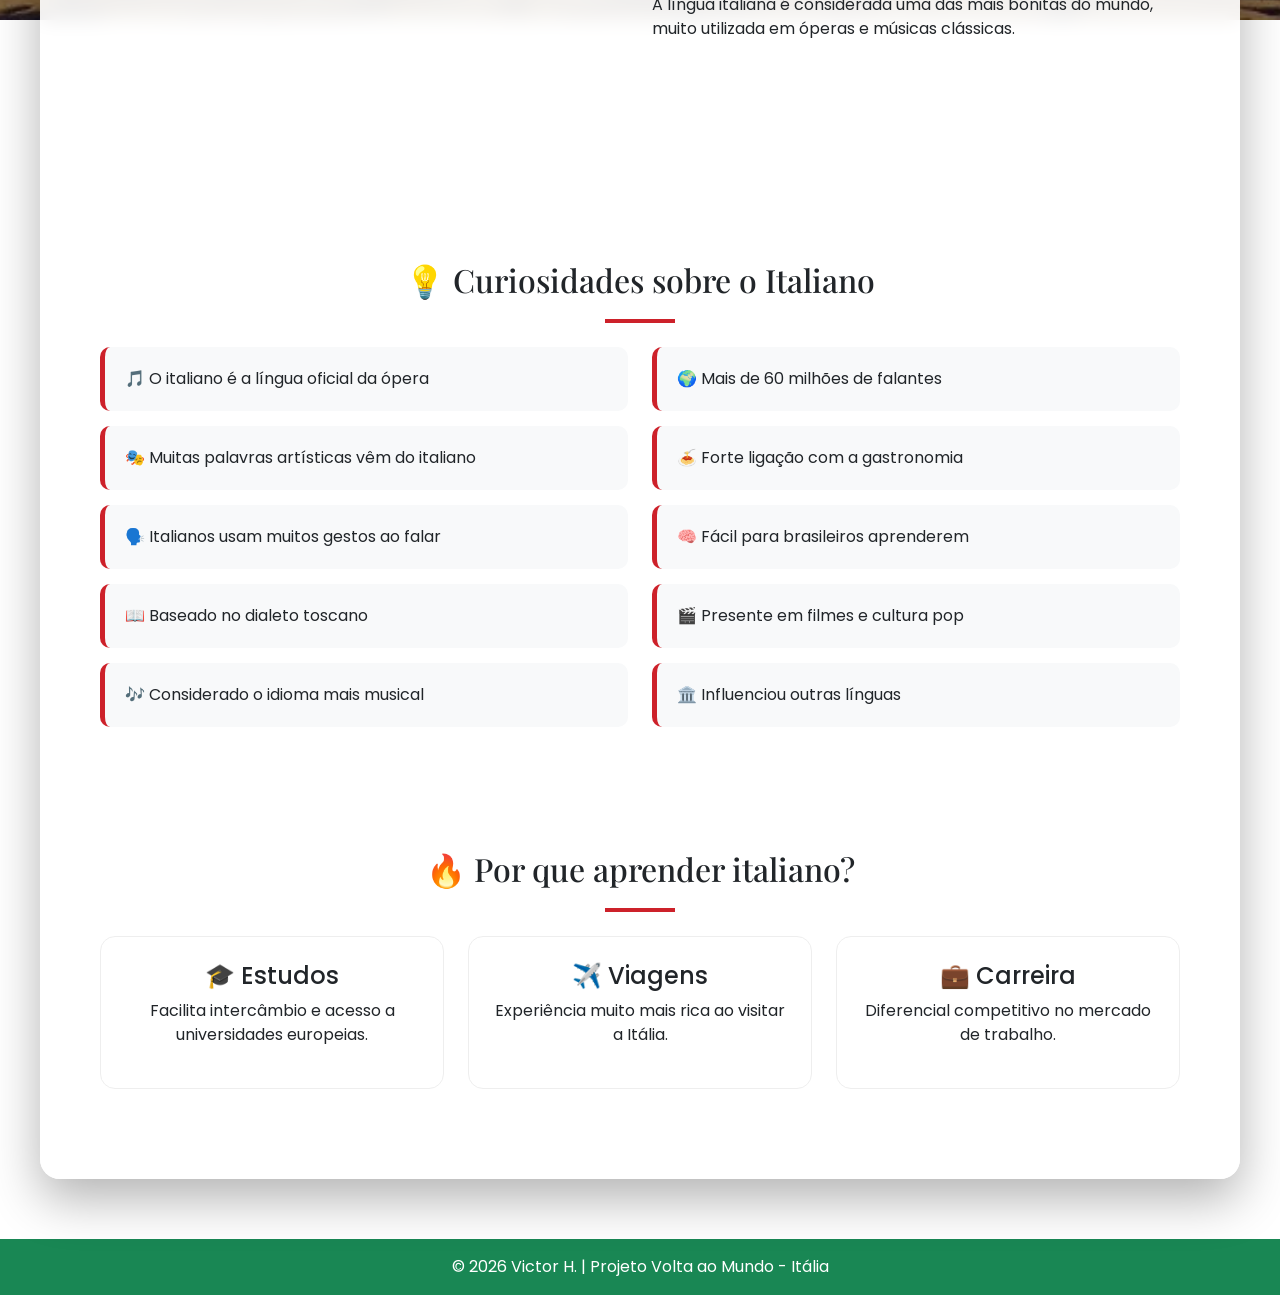
<file: idioma.html>
<!doctype html>
<html lang="pt-br">

<head>
    <meta charset="utf-8">
    <meta name="viewport" content="width=device-width, initial-scale=1">
    <title>Audio - Itália</title>

    <link href="https://cdn.jsdelivr.net/npm/bootstrap@5.3.2/dist/css/bootstrap.min.css" rel="stylesheet">

    <link rel="shortcut icon" href="img/italia.png" type="image/x-icon">

    <link href="https://fonts.googleapis.com/css2?family=Playfair+Display:wght@600;700&family=Poppins:wght@300;400;500&display=swap" rel="stylesheet">

    <link rel="stylesheet" href="css/italia.css">
</head>

<body>

    <nav class="navbar navbar-dark">
        <div class="container-fluid">
            <a class="navbar-brand" id="titunav" href="index.html">ITᗩᒪIᗩ</a>

            <div class="d-none d-lg-flex align-items-center gap-2">
                <button class="btn btn-login" data-bs-toggle="modal" data-bs-target="#loginModal">
                    Login
                </button>
            </div>

            <button class="navbar-toggler d-lg-none" type="button" id="navbarSideCollapse">
                <span class="navbar-toggler-icon"></span>
            </button>

            <div class="offcanvas-collapse" id="navbarsExampleDefault">
                <ul class="navbar-nav me-auto mb-2 mb-lg-0">
                    <li class="nav-item"><a class="nav-link text-white" href="index.html">Início</a></li>
                    <li class="nav-item"><a class="nav-link text-white" href="cultura.html">Cultura</a></li>
                    <li class="nav-item"><a class="nav-link text-white" href="turismo.html">Turismo</a></li>
                    <li class="nav-item"><a class="nav-link text-white" href="curiosidades.html">Curiosidades</a></li>
                </ul>

                <div class="d-flex align-items-center mt-3 mt-lg-0">
                    <button class="btn btn-login" data-bs-toggle="modal" data-bs-target="#loginModal">
                        Login
                    </button>
                </div>
            </div>
        </div>
    </nav>

    <div class="nav-scroller shadow-sm">
        <nav class="nav nav-underline py-2">
            <a class="nav-link" href="index.html">Início</a>
            <a class="nav-link" href="cultura.html">Cultura</a>
            <a class="nav-link" href="turismo.html">Turismo</a>
            <a class="nav-link" href="curiosidades.html">Curiosidades</a>
        </nav>
    </div>

   <main class="pagina-idioma">
        <div class="parallax-bg"></div>

        <div class="main-card">

            <!-- HERO -->
            <section class="text-center reveal">
                <h1 class="display-4 fw-bold">Idioma Italiano</h1>
                <div class="linha"></div>
                <p class="lead col-md-8 mx-auto">
                    Um idioma elegante, musical e carregado de história, arte e cultura.
                </p>
            </section>

            <!-- TEMAS -->
            <section class="row text-center mt-5 reveal">

                <div class="col-md-4 mb-4">
                    <div class="card-custom">
                        <h3>📜 História</h3>
                        <p>Originado do latim vulgar e consolidado na Toscana.</p>
                    </div>
                </div>

                <div class="col-md-4 mb-4">
                    <div class="card-custom">
                        <h3>🌍 Importância</h3>
                        <p>Idioma essencial para música, arte e gastronomia.</p>
                    </div>
                </div>

                <div class="col-md-4 mb-4">
                    <div class="card-custom">
                        <h3>🧠 Aprendizado</h3>
                        <p>Considerado fácil para brasileiros aprenderem.</p>
                    </div>
                </div>

            </section>

            <!-- PRONÚNCIA -->
            <section class="mt-5 reveal">
                <h2 class="text-center">🔊 Pronúncia</h2>
                <div class="linha"></div>

                <p class="text-center col-md-8 mx-auto">
                    O italiano possui pronúncia clara e consistente, onde cada letra
                    geralmente tem um som fixo.
                </p>
            </section>

            <!-- PALAVRAS -->
            <section class="reveal mb-5">
                <h2 class="text-center">🗣️ Palavras Essenciais</h2>
                <div class="linha mx-auto"></div>

                <div class="row text-center mt-4">

                    <div class="col-md-3 mb-4">
                        <div class="card-custom">
                            <h4>Ciao</h4>
                            <p>Olá / Tchau</p>
                            <audio controls class="w-100">
                                <source src="audio/ciao.mp3">
                            </audio>
                        </div>
                    </div>

                    <div class="col-md-3 mb-4">
                        <div class="card-custom">
                            <h4>Grazie</h4>
                            <p>Obrigado</p>
                            <audio controls class="w-100">
                                <source src="audio/grazie.mp3">
                            </audio>
                        </div>
                    </div>

                    <div class="col-md-3 mb-4">
                        <div class="card-custom">
                            <h4>Prego</h4>
                            <p>De nada</p>
                            <audio controls class="w-100">
                                <source src="audio/prego.mp3">
                            </audio>
                        </div>
                    </div>

                    <div class="col-md-3 mb-4">
                        <div class="card-custom">
                            <h4>Scusa</h4>
                            <p>Desculpa</p>
                            <audio controls class="w-100">
                                <source src="audio/scusa.mp3">
                            </audio>
                        </div>
                    </div>

                </div>
            </section>

            <!-- VÍDEO -->
            <section class="row align-items-center mt-5 reveal">

                <div class="col-md-6">
                    <div class="ratio ratio-16x9">
                        <iframe width="951" height="535" src="https://www.youtube.com/embed/A1dkZrpZgjY?list=RDA1dkZrpZgjY" title="Esteriore Brothers - Bella Ciao (Official Video)" frameborder="0" allow="accelerometer; autoplay; clipboard-write; encrypted-media; gyroscope; picture-in-picture; web-share" referrerpolicy="strict-origin-when-cross-origin" allowfullscreen></iframe>
                        
                    </div>
                </div>

                <div class="col-md-6">
                    <h3>🎶 Musicalidade</h3>
                    <p>
                        A língua italiana é considerada uma das mais bonitas do mundo,
                        muito utilizada em óperas e músicas clássicas.
                    </p>
                </div>

            </section>

            <!-- CURIOSIDADES -->
            <section class="mt-5 reveal">

                <h2 class="text-center">💡 Curiosidades sobre o Italiano</h2>
                <div class="linha"></div>

                <div class="row mt-4">

                    <div class="col-md-6">
                        <div class="curiosidade">🎵 O italiano é a língua oficial da ópera</div>
                        <div class="curiosidade">🎭 Muitas palavras artísticas vêm do italiano</div>
                        <div class="curiosidade">🗣️ Italianos usam muitos gestos ao falar</div>
                        <div class="curiosidade">📖 Baseado no dialeto toscano</div>
                        <div class="curiosidade">🎶 Considerado o idioma mais musical</div>
                    </div>

                    <div class="col-md-6">
                        <div class="curiosidade">🌍 Mais de 60 milhões de falantes</div>
                        <div class="curiosidade">🍝 Forte ligação com a gastronomia</div>
                        <div class="curiosidade">🧠 Fácil para brasileiros aprenderem</div>
                        <div class="curiosidade">🎬 Presente em filmes e cultura pop</div>
                        <div class="curiosidade">🏛️ Influenciou outras línguas</div>
                    </div>

                </div>

            </section>

            <!-- EXTRA -->
            <section class="mt-5 reveal">
                <h2 class="text-center">🔥 Por que aprender italiano?</h2>
                <div class="linha"></div>

                <div class="row text-center mt-4">

                    <div class="col-md-4">
                        <div class="card-custom">
                            <h4>🎓 Estudos</h4>
                            <p>Facilita intercâmbio e acesso a universidades europeias.</p>
                        </div>
                    </div>

                    <div class="col-md-4">
                        <div class="card-custom">
                            <h4>✈️ Viagens</h4>
                            <p>Experiência muito mais rica ao visitar a Itália.</p>
                        </div>
                    </div>

                    <div class="col-md-4">
                        <div class="card-custom">
                            <h4>💼 Carreira</h4>
                            <p>Diferencial competitivo no mercado de trabalho.</p>
                        </div>
                    </div>

                </div>

            </section>

        </div>

    </main>

    <footer class="py-3">
        <div class="container text-center">
            <span>© 2026 Victor H. | Projeto Volta ao Mundo - Itália</span>
        </div>
    </footer>

    <script src="https://cdn.jsdelivr.net/npm/bootstrap@5.3.2/dist/js/bootstrap.bundle.min.js"></script>
    <script src="js/nav.js"></script>
    <script src="js/idioma.js"></script>


    <div class="modal fade" id="loginModal" tabindex="-1">
        <div class="modal-dialog modal-dialog-centered">
            <div class="modal-content">

                <div class="modal-header justify-content-center" id="backpopouplogin">
                    <h5 class="modal-title text-white fst-italic">Entrar</h5>
                    <button type="button" class="btn-close btn-close-white position-absolute end-0 me-3"
                        data-bs-dismiss="modal"></button>
                </div>

                <div class="modal-body">
                    <form>
                        <div class="mb-3">
                            <label class="form-label">Email</label>
                            <input type="email" class="form-control" placeholder="Digite seu email">
                        </div>

                        <div class="mb-3">
                            <label class="form-label">Senha</label>
                            <input type="password" class="form-control" placeholder="Digite sua senha">
                        </div>

                        <button type="submit" class="btn btn-main w-100">Entrar</button>
                    </form>
                </div>

            </div>
        </div>
    </div>

</body>

</html>
</file>
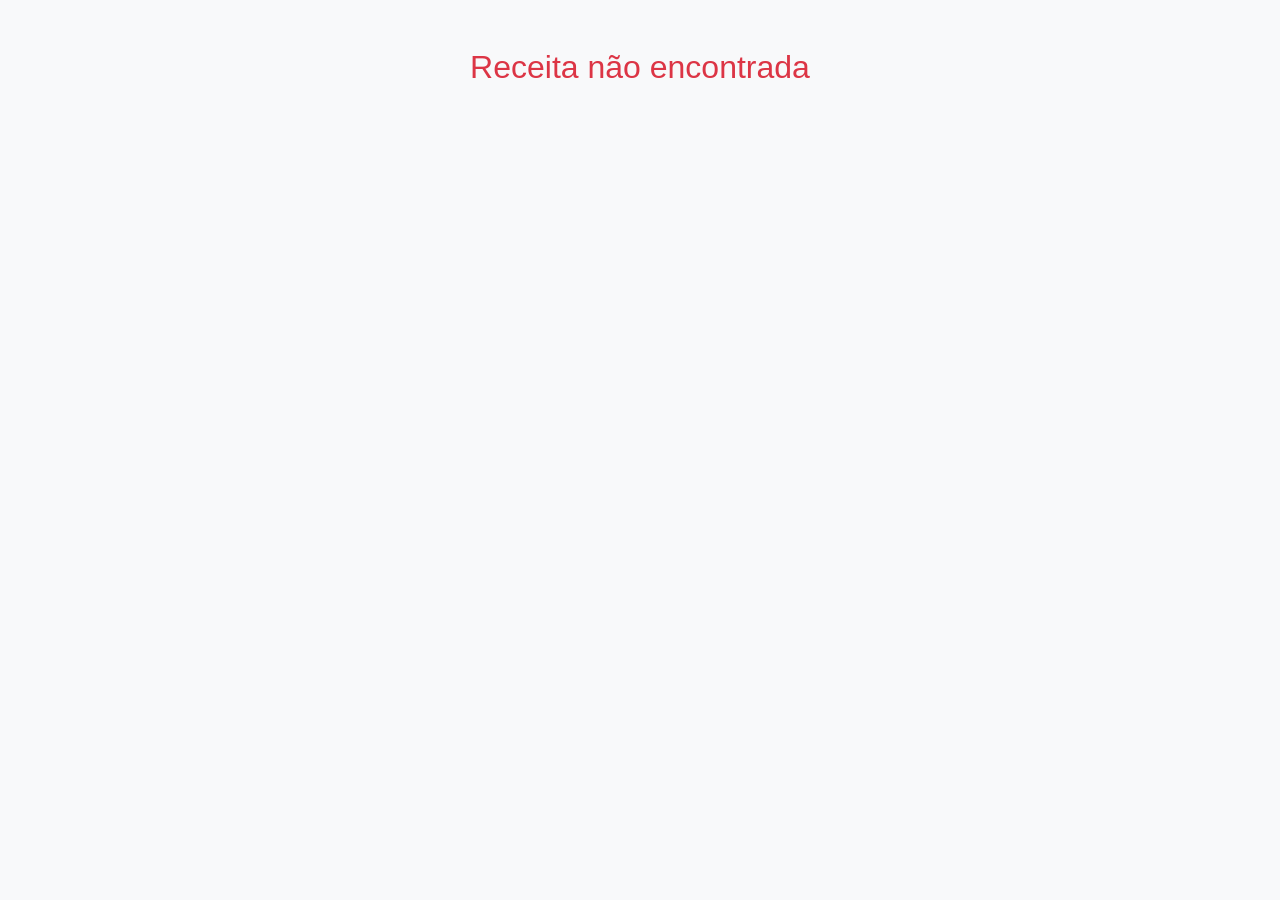
<file: receita.html>
<!doctype html>
<html lang="pt-br">

<head>
    <meta charset="utf-8">
    <meta name="viewport" content="width=device-width, initial-scale=1">

    <title>Receita - Itália</title>

    <link href="https://cdn.jsdelivr.net/npm/bootstrap@5.3.2/dist/css/bootstrap.min.css" rel="stylesheet">
    <link href="https://cdn.jsdelivr.net/npm/bootstrap-icons@1.11.3/font/bootstrap-icons.css" rel="stylesheet">
    <link rel="shortcut icon" href="img/italia.png">

    <link rel="stylesheet" href="css/italia.css">
</head>

<body class="pagina-detalhes">

    <main class="container py-5 pagina-receita">

        <div class="row g-4">

            <!-- LADO ESQUERDO -->
            <div class="col-lg-8">

                <div class="box p-4">

                    <h1 id="titulo" class="fw-bold mb-2"></h1>

                    <div id="rating" class="mb-3"></div>

                    <!-- CARROSSEL -->
                    <div id="carouselReceita" class="carousel slide mb-4">
                        <div class="carousel-inner" id="carouselImgs"></div>

                        <button class="carousel-control-prev" data-bs-target="#carouselReceita" data-bs-slide="prev">
                            <span class="carousel-control-prev-icon"></span>
                        </button>

                        <button class="carousel-control-next" data-bs-target="#carouselReceita" data-bs-slide="next">
                            <span class="carousel-control-next-icon"></span>
                        </button>
                    </div>

                    <!-- INFO -->
                    <div class="d-flex gap-3 mb-3 flex-wrap">

                        <span class="badge bg-success fs-6 px-3 py-2" id="tipo"></span>

                        <span class="badge bg-danger fs-6 px-3 py-2" id="duracao"></span>

                    </div>

                    <p id="descricao" class="lead text-muted"></p>

                    <hr>

                    <!-- BOTÃO VOLTAR -->
                    <div class="text-center my-3">
                        <button class="btn btn-outline-primary py-2 w-50" onclick="history.back()">
                            <i class="bi bi-arrow-left"></i> Voltar
                        </button>
                    </div>

                    <hr>

                    <div class="row g-4">

                        <!-- INGREDIENTES -->
                        <div class="col-md-5">
                            <div class="p-3 rounded-4 bg-light h-100">
                                <h5 class="fw-bold mb-3">Ingredientes</h5>
                                <ul id="ingredientes" class="list-group"></ul>
                            </div>
                        </div>

                        <!-- MODO DE PREPARO -->
                        <div class="col-md-7">
                            <div class="p-3 rounded-4 bg-light h-100">
                                <h5 class="fw-bold mb-3">Modo de preparo</h5>
                                <ol id="modoPreparo" class="ps-3 text-muted"></ol>
                            </div>
                        </div>

                    </div>
                </div>

            </div>

            <!-- LADO DIREITO (COMENTÁRIOS) -->
            <div class="col-lg-4">

                <div class="card shadow-sm border-0 rounded-4 p-3">

                    <h5 class="mb-3">Comentários</h5>

                    <div id="listaComentarios"></div>

                    <textarea class="form-control mt-3 mb-2" id="comentario" rows="3"
                        placeholder="Escreva um comentário..."></textarea>

                    <div class="rating mb-2 text-warning">
                        <input type="radio" name="rating" value="5" id="r5"><label for="r5">★</label>
                        <input type="radio" name="rating" value="4" id="r4"><label for="r4">★</label>
                        <input type="radio" name="rating" value="3" id="r3"><label for="r3">★</label>
                        <input type="radio" name="rating" value="2" id="r2"><label for="r2">★</label>
                        <input type="radio" name="rating" value="1" id="r1"><label for="r1">★</label>
                    </div>

                    <button class="btn btn-primary w-100" onclick="addComentario()">
                        Enviar
                    </button>

                </div>

            </div>

        </div>

    </main>

    <footer class="py-3">
        <div class="container text-center">
            <span>© 2026 Projeto Itália</span>
        </div>
    </footer>

    <!-- JS -->
    <script src="https://cdn.jsdelivr.net/npm/bootstrap@5.3.2/dist/js/bootstrap.bundle.min.js"></script>
    <!-- JS Com Incluso Bootstrap -->
    <script src="js/receitas.js"></script>

</body>

</html>
</file>
<file: css/italia.css>
html,
body {
  height: 100%;
}

body {
  display: flex;
  flex-direction: column;
  font-family: 'Poppins', sans-serif;
}

/* ================= NAVBAR Geral ================= */
.navbar {
  background-color: #dc3545 !important;
}

.navbar-brand {
  font-family: 'Playfair Display', serif;
  font-size: 1.6rem;
  color: #fff !important;
}

.btn-login {
  border: 1px solid #fff;
  color: #fff;
}

.btn-login:hover {
  background: #fff;
  color: #dc3545;
}

#titunav {
  padding-left: 32px !important;
}

/* ================= NAV INFERIOR ================= */
.nav-scroller {
  background: #ffffff;
  border-bottom: 3px solid #198754;
  margin: 0;        
  padding: 0;       
}
.nav-scroller .nav {
  display: flex;
  justify-content: center;
  flex-wrap: wrap;
  gap: 10px;
  padding: 5px 0;
}

.nav-underline .nav-link {
  padding: .6rem 1rem;
  font-size: .9rem;
  color: #198754;
  border-radius: 20px;
  transition: 0.3s;
}

.nav-underline .nav-link:hover {
  background-color: #dc3545;
  color: white;
  transform: translateY(-2px);
  border-color: #981a27 !important;
}

.nav-underline .active {
  background-color: #198754;
  color: white !important;
  border-color: #095632 !important;
  box-shadow: 0 4px 10px rgba(0, 0, 0, 0.2);
}

/* ================= MOBILE navbar ================= */
@media (max-width: 991.98px) {

  .offcanvas-collapse {
    position: fixed;
    top: 56px;
    bottom: 0;
    left: 142%;
    width: 100%;
    padding: 2rem 1.5rem;
    background-color: #dc3545;
    visibility: hidden;
    transition: .3s;

    display: flex;
    flex-direction: column;
    align-items: flex-start;
    z-index: 1050;

  }

  .offcanvas-collapse.open {
    visibility: visible;
    transform: translateX(-100%);
  }

  /* Links */
  .navbar-nav {
    z-index: 1100;
    position: relative;
    align-items: flex-start;
    width: 100%;
    gap: 18px;
  }

  .nav-link {
    font-size: 1.2rem;
    text-align: left;
    width: 100%;
  }

  .offcanvas-collapse .d-flex {
    margin-top: 25px;
    width: 100%;
    justify-content: flex-start;
  }

  .btn-login {
    width: 200px;
    padding: 10px;
    border-radius: 30px;
    font-size: 1.1rem;
    text-align: center;
  }

  .nav-scroller {
    display: none;
  }


}

/* ================= DESKTOP navbar colapce ================= */
@media (min-width: 992px) {
  .offcanvas-collapse {
    display: none !important;
  }
}

/* ================= FOOTER ================= */
footer {
  margin-top: auto;
  background-color: #198754;
  color: white;
  text-align: center;
  margin-bottom: 0%;
}

/* ================= Popup login ================= */
.modal-content {
  border-radius: 15px;
  backdrop-filter: blur(15px);
  background: hwb(0 100% 0%);
  border: none;
}

.btn-main {
  background-color: #dc3545;
  color: white;
  border: none;
}

.btn-main:hover {
  background-color: #bb2d3b !important;
  color: white !important;
}

.btn-main:active {
  background-color: #a52834 !important;
}

.btn-main:focus {
  box-shadow: none;
}

#backpopouplogin {
  background-color: #198754;
}


/* ================= parallax ================= */

.parallax-bg {
    position: fixed;
    top: -80%;          
    left: 0;
    width: 100%;
    height: 260%;       

    background: url('../img/fundo_home.png') center/cover no-repeat;

    z-index: -1;
    will-change: transform;
}

.parallax-bg::after {
  content: "";
  position: absolute;
  inset: 0;
  background: rgba(0,0,0,0.5);
}

.hero {
    height: 100vh;
    display: flex;
    align-items: center;     
    justify-content: center; 
    text-align: center;
    position: relative;
    z-index: 2;
}

.hero .container {
    margin-bottom: 130px; 
}

.hero h1,
.hero p {
  color: white;
}

section {
  padding: 30px 0;
  position: relative;
  z-index: 2;
}

.custom-card {
  background: rgba(0, 0, 0, 0.6);
  border: none;
  border-radius: 12px;
  backdrop-filter: blur(8px);
  color: white;
}

.custom-card img {
  border-radius: 10px;
}



/* ================= TURISMO PAGE ================= */

.pagina-turismo .card-img-top {
  height: 230px;
  object-fit: cover;
}

.pagina-turismo .btn-circle {
  width: 38px;
  height: 38px;
  border-radius: 50%;
  display: flex;
  align-items: center;
  justify-content: center;
}

.pagina-turismo .overlay-btn {
  position: absolute;
  top: 10px;
  z-index: 2;
}

.pagina-turismo .overlay-left {
  left: 10px;
}

.pagina-turismo .overlay-right {
  right: 10px;
}

.pagina-turismo .descricao {
  display: none;
}

.pagina-turismo .comentarios {
  display: none;
}

/* RATING */
.pagina-turismo .rating {
  display: flex;
  flex-direction: row-reverse;
}

.pagina-turismo .rating input {
  display: none;
}

.pagina-turismo .rating label {
  font-size: 1.3rem;
  color: #ccc;
  cursor: pointer;
  margin-left: 4px;
}

.pagina-turismo .rating input:checked ~ label,
.pagina-turismo .rating label:hover,
.pagina-turismo .rating label:hover ~ label {
  color: #ffc107;
}

/* BOTÕES */
.pagina-turismo .btn-primary {
  background-color: #dc3545;
  border-color: #dc3545;
}

.pagina-turismo .btn-primary:hover {
  background-color: #bb2d3b;
  border-color: #bb2d3b;
}

.pagina-turismo .btn-outline-primary {
  color: #198754;
  border-color: #198754;
}

.pagina-turismo .btn-outline-primary:hover {
  background-color: #198754;
  color: white;
}


/* FORM */
.pagina-turismo .form-control:focus {
  border-color: #198754;
  box-shadow: 0 0 0 0.2rem rgba(25, 135, 84, 0.25);
}

.pagina-turismo .form-check-input:checked {
  background-color: #198754;
  border-color: #198754;
}

.pagina-turismo .form-range::-webkit-slider-thumb {
  background-color: #dc3545;
}

.pagina-turismo .form-range::-moz-range-thumb {
  background-color: #dc3545;
}

/* SPINNER */
.pagina-turismo .spinner-border {
  color: #198754 !important;
}

/* UTILITÁRIOS BOOTSTRAP SOBRESCRITOS */
.pagina-turismo .text-primary {
  color: #198754 !important;
}

.pagina-turismo .bg-primary {
  background-color: #dc3545 !important;
}

/* ===================== DETALHES PAGE ===================== */

.pagina-detalhes {
    background: #f8f9fa;
}

/* CAROUSEL */
.pagina-detalhes .carousel img {
    height: 320px;
    object-fit: cover;
}

/* CARD */
.pagina-detalhes .card {
    transition: 0.3s;
}

.pagina-detalhes .card:hover {
    transform: translateY(-5px);
}

.pagina-detalhes #listaComentarios {
    max-height: 300px;
    overflow-y: auto;
}

.pagina-detalhes #listaComentarios .bg-light {
    border-left: 4px solid #009246;
}

.pagina-detalhes .rating {
    display: flex;
    flex-direction: row-reverse;
    justify-content: flex-end;
}

.pagina-detalhes .rating input {
    display: none;
}

.pagina-detalhes .rating label {
    font-size: 1.5rem;
    cursor: pointer;
    color: #ccc;
}

.pagina-detalhes .rating input:checked ~ label {
    color: #ce2b37;
}

.pagina-detalhes .rating label:hover,
.pagina-detalhes .rating label:hover ~ label {
    color: #009246;
}

.pagina-detalhes .btn-primary {
    background-color: #009246;
    border-color: #009246;
}

.pagina-detalhes .btn-primary:hover {
    background-color: #007a3a;
    border-color: #007a3a;
}

.pagina-detalhes .btn-danger {
    background-color: #ce2b37;
    border-color: #ce2b37;
}

.pagina-detalhes .badge.bg-success {
    background-color: #009246 !important;
}

.pagina-detalhes .badge.bg-danger {
    background-color: #ce2b37 !important;
}

.pagina-detalhes #rating {
    color: #ce2b37;
}

.pagina-detalhes svg[fill="green"] {
    fill: #009246 !important;
}

.pagina-detalhes svg[fill="red"] {
    fill: #ce2b37 !important;
}




/* ===================== CULTURA PAGE ===================== */

/* DESKTOP */
.pagina-cultura .row-interactive {
    display: flex;
    gap: 12px;
}

.pagina-cultura .card-interactive {
    position: relative;
    flex: 1;
    height: 420px;
    border-radius: 18px;
    overflow: hidden;
    text-decoration: none;
    transition: all 0.5s ease;
    transform: scale(1);
}

.pagina-cultura .card-interactive img {
    width: 100%;
    height: 100%;
    object-fit: cover;
}

.pagina-cultura .card-interactive span {
    position: absolute;
    bottom: 18px;
    left: 18px;
    color: white;
    font-size: 22px;
    font-weight: bold;
    z-index: 2;
    text-shadow: 0 4px 12px rgba(0,0,0,0.8);
}

.pagina-cultura .card-interactive::after {
    content: "";
    position: absolute;
    inset: 0;
    background: linear-gradient(to top, rgba(0,0,0,0.65), transparent);
}

.pagina-cultura .row-interactive:hover .card-interactive {
    filter: blur(3px) brightness(0.5);
    transform: scale(0.95);
}

.pagina-cultura .card-interactive:hover {
    flex: 2.5;
    filter: blur(0px) brightness(1.15) !important;
    transform: scale(1.05);
    z-index: 10;
}

/* MOBILE */
.pagina-cultura .mobile-carousel {
    display: none;
}

.pagina-cultura .mobile-carousel img {
    height: 70vh;
    object-fit: cover;
    border-radius: 18px;
}

.pagina-cultura .carousel-indicators [data-bs-target] {
    width: 10px;
    height: 4px;
    background-color: white;
    opacity: 0.5;
}

.pagina-cultura .carousel-indicators .active {
    opacity: 1;
}

.pagina-cultura .carousel-text {
    position: absolute;
    bottom: 55px;
    left: 50%;
    transform: translateX(-50%);
    color: white;
    font-size: 32px;
    font-weight: bold;
    text-shadow: 0 4px 12px rgba(0,0,0,0.8);
    z-index: 10;
    text-align: center;
}

@media (max-width: 768px) {
    .pagina-cultura .row-interactive {
        display: none;
    }

    .pagina-cultura .mobile-carousel {
        display: block;
    }
}

/* ===================== IDioma PAGE ===================== */

.pagina-idioma .parallax-bg {
    position: fixed;
    top: -80%;          
    left: 0;
    width: 100%;
    height: 260%;       

    background: url('../img/coliseu1.png') center/cover no-repeat;

    z-index: -1;
    will-change: transform;
}

.pagina-idioma .main-card {
  background: rgba(255, 255, 255, 0.92);
  backdrop-filter: blur(10px);
  border-radius: 20px;
  padding: 60px;
  margin: 60px auto;
  max-width: 1200px;
  box-shadow: 0 20px 50px rgba(0, 0, 0, 0.3);
}

.pagina-idioma h1,
.pagina-idioma h2,
.pagina-idioma h3 {
  font-family: 'Playfair Display', serif;
}

.pagina-idioma .linha {
  height: 4px;
  width: 70px;
  background: #CD212A;
  margin: 20px auto;
}

.pagina-idioma .card-custom {
  border-radius: 15px;
  padding: 25px;
  background: white;
  transition: 0.3s;
  height: 100%;
  border: 1px solid #eee;
}

.pagina-idioma .card-custom:hover {
  transform: translateY(-8px);
  box-shadow: 0 15px 30px rgba(0, 0, 0, 0.15);
}

.pagina-idioma .curiosidade {
  background: #f8f9fa;
  padding: 20px;
  border-left: 5px solid #CD212A;
  border-radius: 10px;
  margin-bottom: 15px;
  transition: 0.3s;
}

.pagina-idioma .curiosidade:hover {
  background: #fff;
  transform: translateX(5px);
}

.pagina-idioma .reveal {
  opacity: 0;
  transform: translateY(60px);
  transition: 0.8s;
}

.pagina-idioma .reveal.active {
  opacity: 1;
  transform: translateY(0);
}

.pagina-idioma iframe {
  border-radius: 12px;
}

.pagina-idioma audio {
  margin-top: 10px;
}

/* ===================== IDioma PAGE ===================== */


.pagina-idioma .main-card {
    background: rgba(255, 255, 255, 0.92);
    backdrop-filter: blur(10px);
    border-radius: 20px;
    padding: 60px;
    margin: 60px auto;
    max-width: 1200px;
    box-shadow: 0 20px 50px rgba(0, 0, 0, 0.3);
}

.pagina-idioma .linha {
    height: 4px;
    width: 70px;
    background: #CD212A;
    margin: 20px auto;
}

.pagina-idioma .card-custom {
    border-radius: 15px;
    padding: 25px;
    background: white;
    transition: 0.3s;
    height: 100%;
    border: 1px solid #eee;
}

.pagina-idioma .card-custom:hover {
    transform: translateY(-8px);
    box-shadow: 0 15px 30px rgba(0, 0, 0, 0.15);
}

.pagina-idioma .curiosidade {
    background: #f8f9fa;
    padding: 20px;
    border-left: 5px solid #CD212A;
    border-radius: 10px;
    margin-bottom: 15px;
    transition: 0.3s;
}

.pagina-idioma .curiosidade:hover {
    background: #fff;
    transform: translateX(5px);
}

.pagina-idioma .reveal {
    opacity: 0;
    transform: translateY(60px);
    transition: 0.8s;
}

.pagina-idioma .reveal.active {
    opacity: 1;
    transform: translateY(0);
}



/* ===================== PÁGINA Culinarria ===================== */

.pagina-culinaria .linha {
    width: 70px;
    height: 4px;
    background: #dc3545;
    margin: 15px auto;
    border-radius: 10px;
}

/* Pesquisa */
.pagina-culinaria .search-box {
    position: relative;
    margin-bottom: 15px;
}

.pagina-culinaria .search-box i {
    position: absolute;
    top: 50%;
    left: 12px;
    transform: translateY(-50%);
    color: #888;
}

.pagina-culinaria .search-box input {
    width: 100%;
    padding: 10px 10px 10px 38px;
    border-radius: 12px;
    border: 1px solid #ddd;
    outline: none;
    transition: .3s;
}

.pagina-culinaria .search-box input:focus {
    border-color: #dc3545;
    box-shadow: 0 0 8px rgba(220, 53, 69, 0.2);
}

/* FILTROS */
.pagina-culinaria .filtro-btn.active {
    background: #dc3545;
    color: white;
    border-color: #dc3545;
}

.pagina-culinaria .receitas-grid {
    display: grid;
    grid-template-columns: repeat(2, 1fr);
    gap: 25px;
}

.pagina-culinaria .receita-card {
    background: #fff;
    border-radius: 15px;
    overflow: hidden;
    text-decoration: none;
    color: black;
    transition: 0.3s;
    box-shadow: 0 8px 20px rgba(0, 0, 0, 0.1);
}

.pagina-culinaria .receita-card:hover {
    transform: translateY(-5px) scale(1.02);
}

.pagina-culinaria .receita-card img {
    width: 100%;
    height: 180px;
    object-fit: cover;
}

.pagina-culinaria .receita-content {
    padding: 15px;
}

.pagina-culinaria .receita-top {
    display: flex;
    justify-content: space-between;
    align-items: center;
}

.pagina-culinaria .nota {
    background: #198754;
    color: white;
    padding: 5px 10px;
    border-radius: 10px;
    font-size: 13px;
    font-weight: 600;
}

.pagina-culinaria .receita-content small {
    color: #dc3545;
    font-weight: 500;
}

.pagina-culinaria .receita-content p {
    font-size: 14px;
    color: #555;
}


@media(max-width:768px) {
    .pagina-culinaria .receitas-grid {
        grid-template-columns: 1fr;
    }
}


/* ===== PÁGINA RECEITA  ===== */

.pagina-receita .box {
    background: white;
    border-radius: 20px;
    box-shadow: 0 10px 30px rgba(0, 0, 0, 0.08);
    transition: 0.3s;
}

.pagina-receita .box:hover {
    transform: translateY(-6px);
}

/* TÍTULO */
.pagina-receita #titulo {
    font-size: 2.2rem;
}

/* CARROSSEL */
.pagina-receita .carousel img {
    height: 380px;
    object-fit: cover;
    border-radius: 15px;
}

/* BADGES */
.pagina-receita .badge {
    border-radius: 20px;
    font-weight: 500;
}

/* LISTAS */
.pagina-receita .list-group-item {
    border: none;
    background: #f8f9fa;
    border-radius: 10px;
    margin-bottom: 5px;
}

/* DESCRIÇÃO */
.pagina-receita #descricao {
    font-size: 1.05rem;
}

/* RATING */
.pagina-receita #rating {
    font-size: 1.2rem;
    font-weight: bold;
    color: #ce2b37;
}

/* INGREDIENTES */
.pagina-receita #ingredientes li {
    border-left: 4px solid #009246;
    font-size: 0.95rem;
}

/* MODO DE PREPARO */
.pagina-receita #modoPreparo li {
    margin-bottom: 8px;
    line-height: 1.4;
}

/* BOTÃO */
.pagina-receita .btn-outline-primary {
    color: #198754;
    border-color: #198754;
}

.pagina-receita .btn-outline-primary:hover {
    background-color: #198754;
    color: white;
}

/* ===== PÁGINA historia  ===== */

/* HERO */
.hist {
    text-align: center;
    padding: 100px 20px 60px;
    background: radial-gradient(circle at top, #111, #0b0b0f);
}

.hist h1 {
    font-size: 3.2rem;
    font-weight: bold;
}

 .hist p {
    max-width: 850px;
    margin: 15px auto;
    color: #fff;
    opacity: 0.9;
    font-size: 1.05rem;
    line-height: 1.6;
}

/* TIMELINE */
.pagina-historia .timeline {
    position: relative;
    max-width: 1000px;
    margin: 100px auto;
    padding: 10px;
}

/* LINHA CENTRAL */
.pagina-historia .timeline::after {
    content: '';
    position: absolute;
    width: 4px;
    background: #CD212A;
    top: 0;
    bottom: 0;
    left: 50%;
    transform: translateX(-50%);
    opacity: 0.7;
}

/* ITEM */
.pagina-historia .item {
    width: 50%;
    padding: 90px 40px;
    position: relative;

    opacity: 0;
    transform: translateY(90px);
    transition: 1.4s ease;
}

.pagina-historia .item.show {
    opacity: 1;
    transform: translateY(0);
}

.pagina-historia .left {
    left: 0;
}

.pagina-historia .right {
    left: 50%;
}

/* CARD */
.pagina-historia .card {
    background: #1a1a22;
    border-radius: 14px;
    padding: 22px;
    cursor: pointer;
    transition: 0.3s;
    border-left: 4px solid #008C45;
}

.pagina-historia .card:hover {
    transform: scale(1.03);
}

/* TEXTO BRANCO */
.pagina-historia .card h4,
.pagina-historia .card p,
.pagina-historia .card .details,
.pagina-historia .card span {
    color: #fff !important;
}

/* DETAILS */
.pagina-historia .details {
    display: none;
    margin-top: 12px;
    font-size: 0.95rem;
    line-height: 1.6;
    opacity: 0.9;
}

.pagina-historia .card.active .details {
    display: block;
}

/* BADGE */
.pagina-historia .badge-italy {
    background: #008C45;
    color: white;
    padding: 6px 12px;
    border-radius: 20px;
    font-size: 12px;
    display: inline-block;
    margin-bottom: 10px;
    letter-spacing: 0.5px;
}

.pagina-historia .footer-bar {
    height: 120px;
    background: linear-gradient(90deg, #008C45 33%, #fff 33% 66%, #CD212A 66%);
    margin-top: 40px; /* ↓ reduzido */
}
@media (max-width: 768px) {

    .hist {
        padding: 80px 15px 40px;
    }

    .hist h1 {
        font-size: 2.2rem;
    }

    .hist p {
        font-size: 1rem;
        padding: 0 10px;
    }

    .pagina-historia .timeline::after {
        left: 8px;
    }

    .pagina-historia .item {
        width: 100%;
        padding: 40px 20px 40px 40px;
        transform: translateY(60px);
    }

    .pagina-historia .left,
    .pagina-historia .right {
        left: 0 !important;
    }

    .pagina-historia .card {
        font-size: 0.95rem;
    }

    .pagina-historia .card:hover {
        transform: none;
    }

    .pagina-historia .badge-italy {
        font-size: 11px;
        padding: 5px 10px;
    }

    .pagina-historia .footer-bar {
        height: 80px;
        margin-top: 25px;
    }
}

/* ===== PÁGINA Artes  ===== */

.pagina-artes .linha {
    width: 80px;
    height: 4px;
    margin: 10px auto 20px;
    background: #CD212A;
    border-radius: 10px;
}

/* NAV TABS */
.pagina-artes .nav-tabs .nav-link.active {
    background-color: #008C45;
    color: white;
    border: none;
}

.pagina-artes .nav-tabs .nav-link {
    color: #333;
    font-weight: 500;
}

/* CARD */
.pagina-artes .card {
    transition: 0.2s;
    cursor: pointer;
    border-radius: 12px;
    overflow: hidden;
}

.pagina-artes .card:hover {
    transform: translateY(-6px);
    box-shadow: 0 10px 18px rgba(0, 0, 0, 0.15);
}

/* IMAGEM */
.pagina-artes .card img {
    width: 100%;
    height: 220px;
    object-fit: contain;
    background: white;
    padding: 10px;
}

/* ===== PÁGINA Curiozidades  ===== */
.curi {
    text-align: center;
    padding: 70px 20px 30px;
}

.curi h2 {
    font-size: 2.4rem;
    font-weight: 700;
}

 .curi p {
    opacity: 0.8;
    font-size: 1.05rem;
}

/* CARD PRINCIPAL */
.pagina-curiosidades .quiz-card {
    background: #fff;
    padding: 25px;
    border-radius: 16px;
    margin-top: 25px;
    box-shadow: 0 10px 30px rgba(0, 0, 0, 0.08);
    border: 1px solid #eee;
    transition: 0.3s ease;
    margin-bottom: 15%;
}

.pagina-curiosidades .quiz-card:hover {
    transform: translateY(-4px);
}


.pagina-curiosidades #start {
    display: flex;
    flex-direction: column;
    justify-content: center;
    align-items: center;
    text-align: center;
    min-height: 260px;
}

.pagina-curiosidades .option {
    background: #f7f7f7;
    padding: 14px;
    margin: 10px 0;
    border-radius: 12px;
    cursor: pointer;
    transition: 0.25s ease;
    display: flex;
    align-items: center;
    gap: 10px;
    border: 1px solid transparent;
    position: relative;
    overflow: hidden;
}

.pagina-curiosidades .option:hover {
    background: #ededed;
    transform: translateY(-2px);
    border-color: #ddd;
}

.pagina-curiosidades .correct {
    background: #198754 !important;
    color: #fff !important;
    border-color: #198754 !important;
    animation: flashGreen 0.6s ease;
}

/* ERRADO */
.pagina-curiosidades .wrong {
    background: #dc3545 !important;
    color: #fff !important;
    border-color: #dc3545 !important;
}


@keyframes flashGreen {
    0% {
        box-shadow: 0 0 0px #198754;
    }
    50% {
        box-shadow: 0 0 25px #00ff88;
        transform: scale(1.02);
    }
    100% {
        box-shadow: 0 0 0px transparent;
    }
}

/* TIMER */
.pagina-curiosidades .timer {
    color: #dc3545;
    font-weight: 600;
}


.pagina-curiosidades .rank-card {
    max-width: 420px;
    margin: 0 auto 20px;
    background: #fff;
    border-radius: 16px;
    padding: 18px;
    box-shadow: 0 8px 25px rgba(0, 0, 0, 0.08);
    transition: 0.3s;
}

.pagina-curiosidades .rank-card:hover {
    transform: translateY(-3px);
}

.pagina-curiosidades .rank-card h5 {
    text-align: center;
    margin-bottom: 10px;
}

.pagina-curiosidades .rank-item {
    display: flex;
    justify-content: space-between;
    padding: 8px 0;
    border-bottom: 1px solid #eee;
}

.pagina-curiosidades .btn-success {
    transition: 0.3s;
}

.pagina-curiosidades .btn-success:hover {
    transform: scale(1.05);
}

/* RESPONSIVO */
@media (max-width: 768px) {
    .pagina-curiosidades .hero h2 {
        font-size: 1.8rem;
    }

    .pagina-curiosidades .quiz-card {
        padding: 18px;
    }
}
</file>
